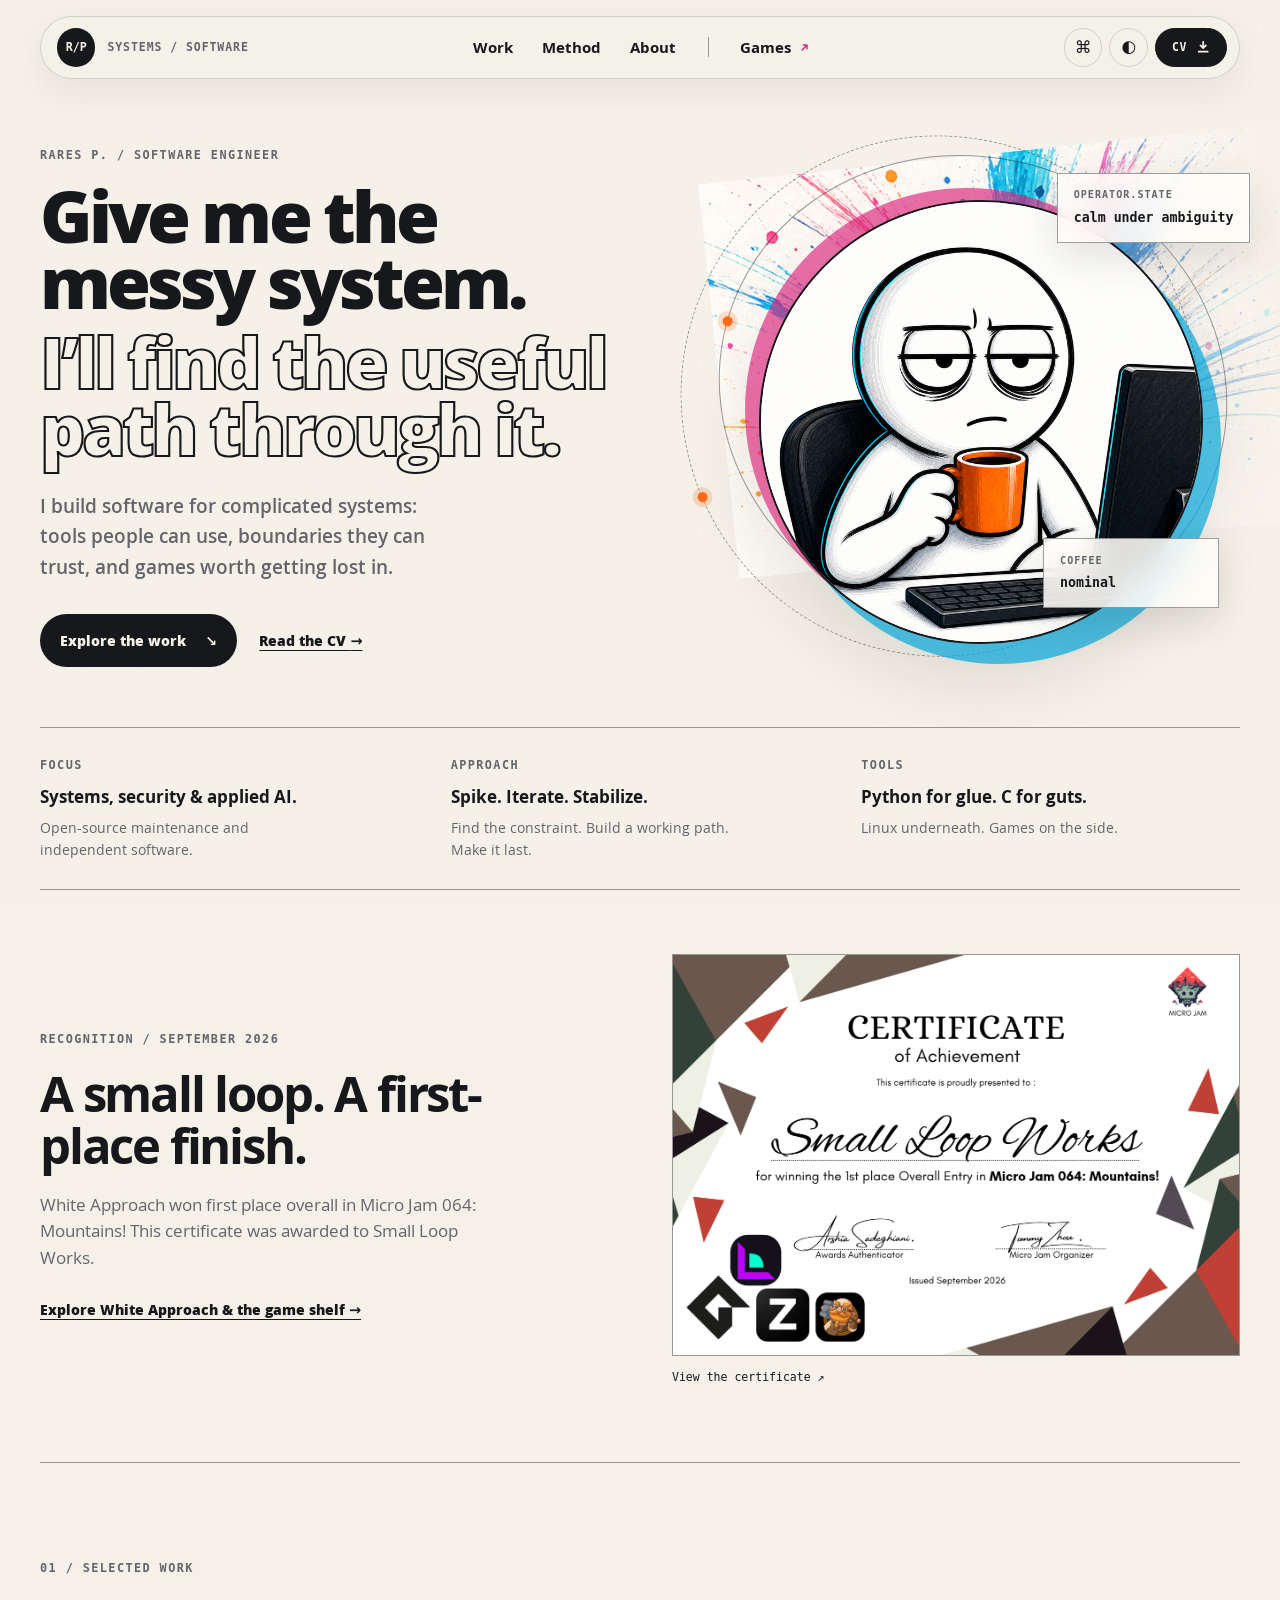
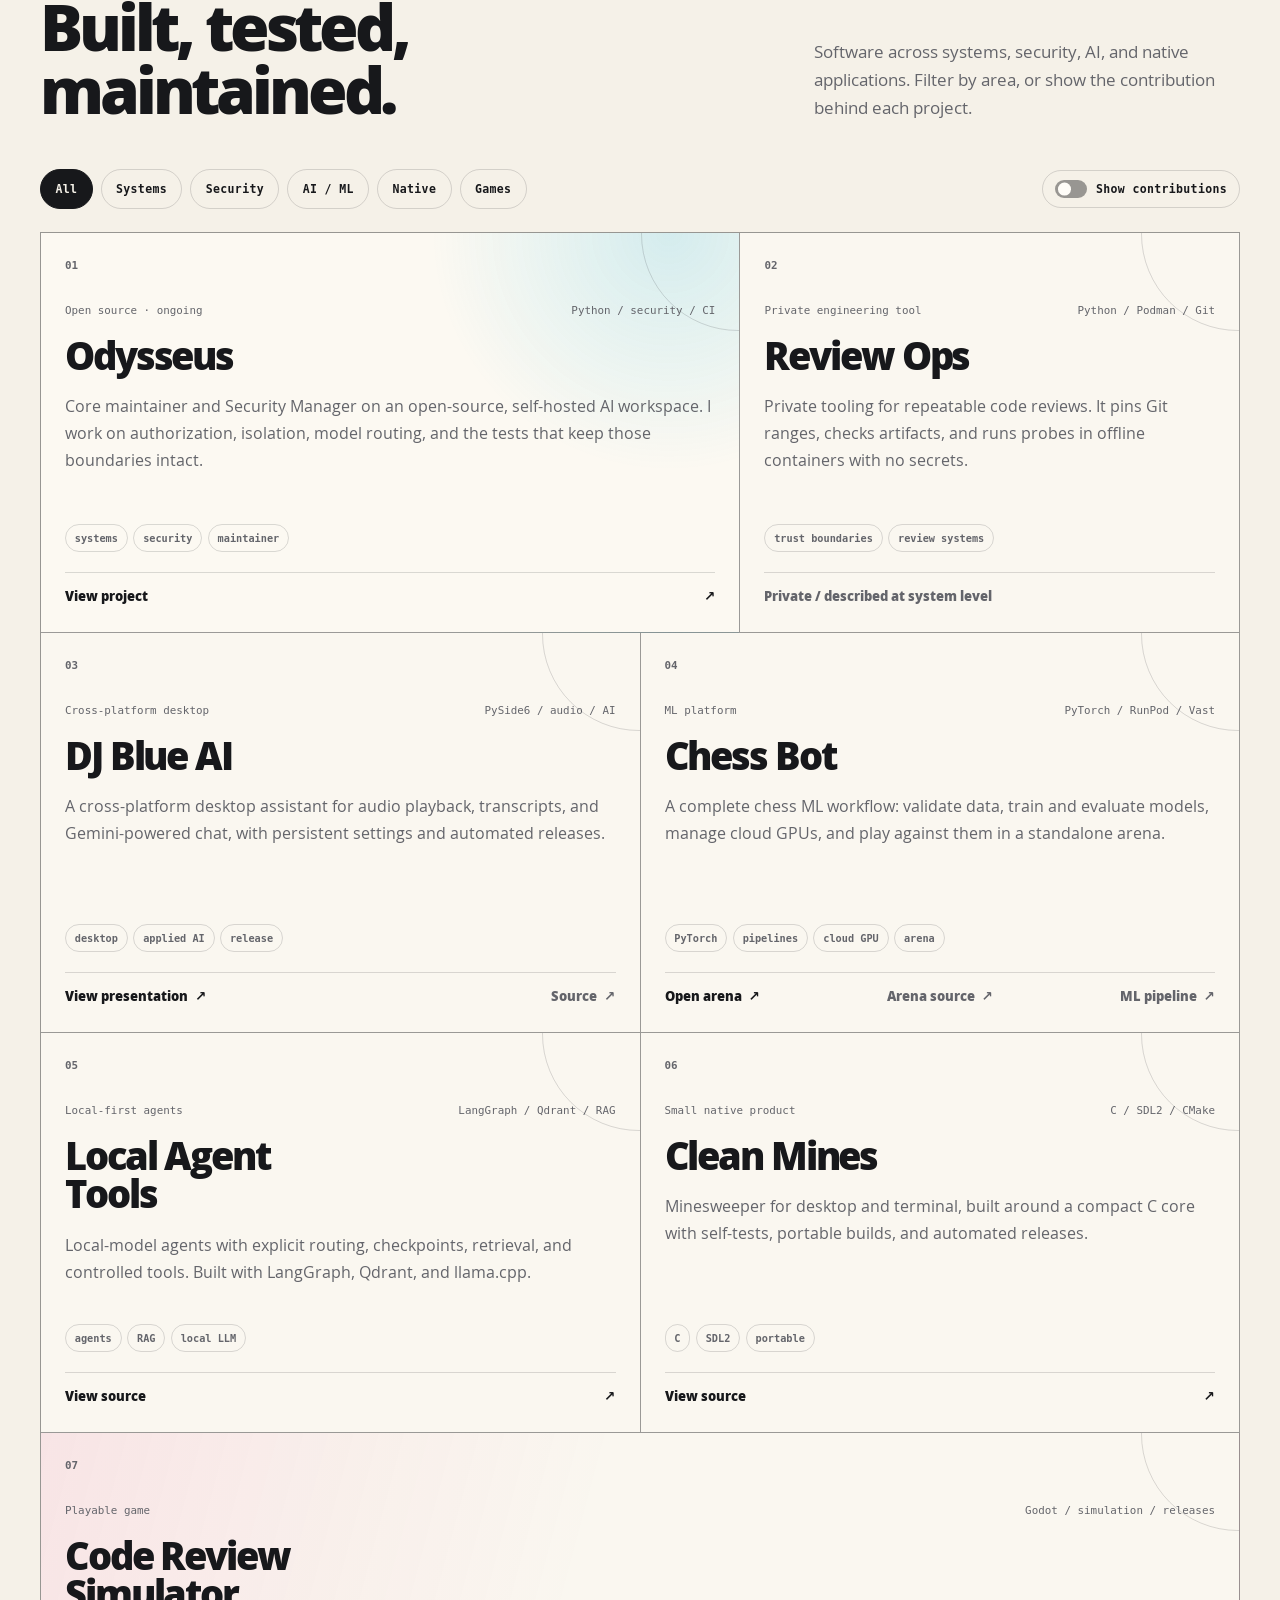
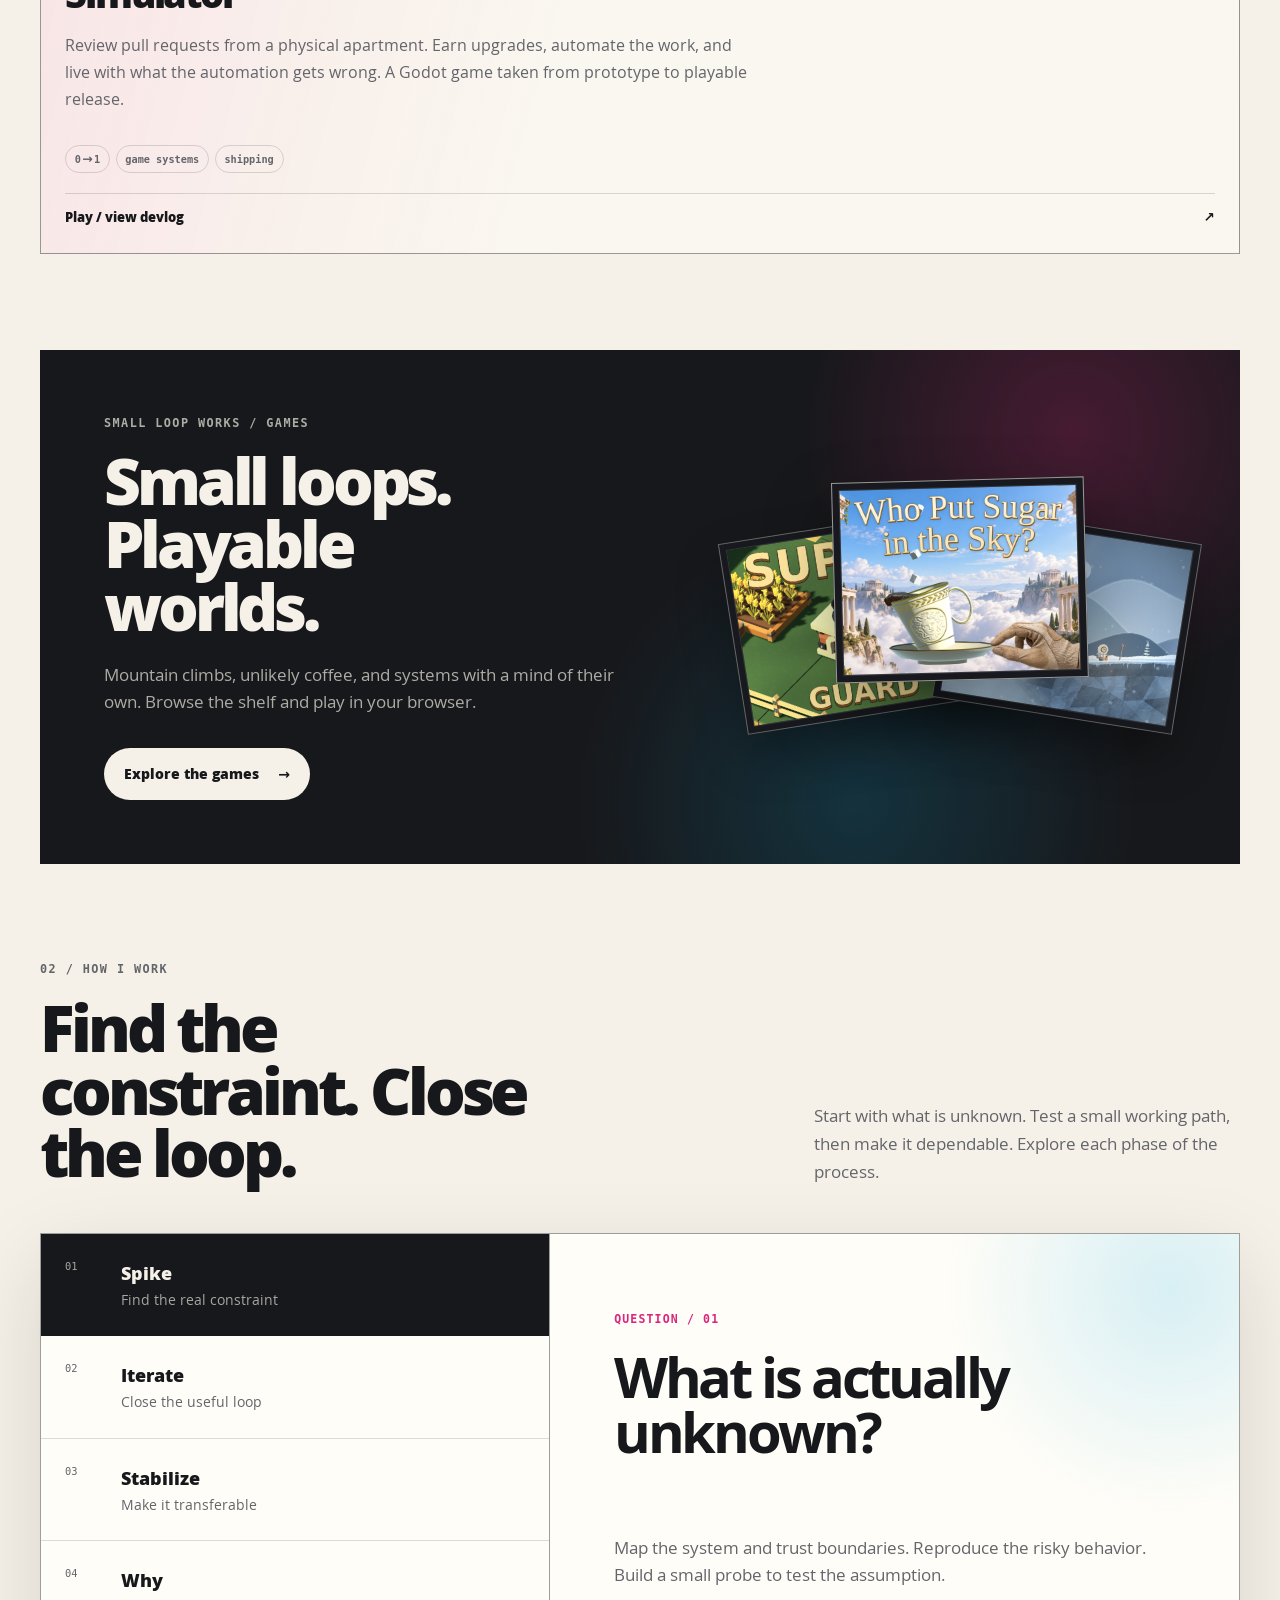
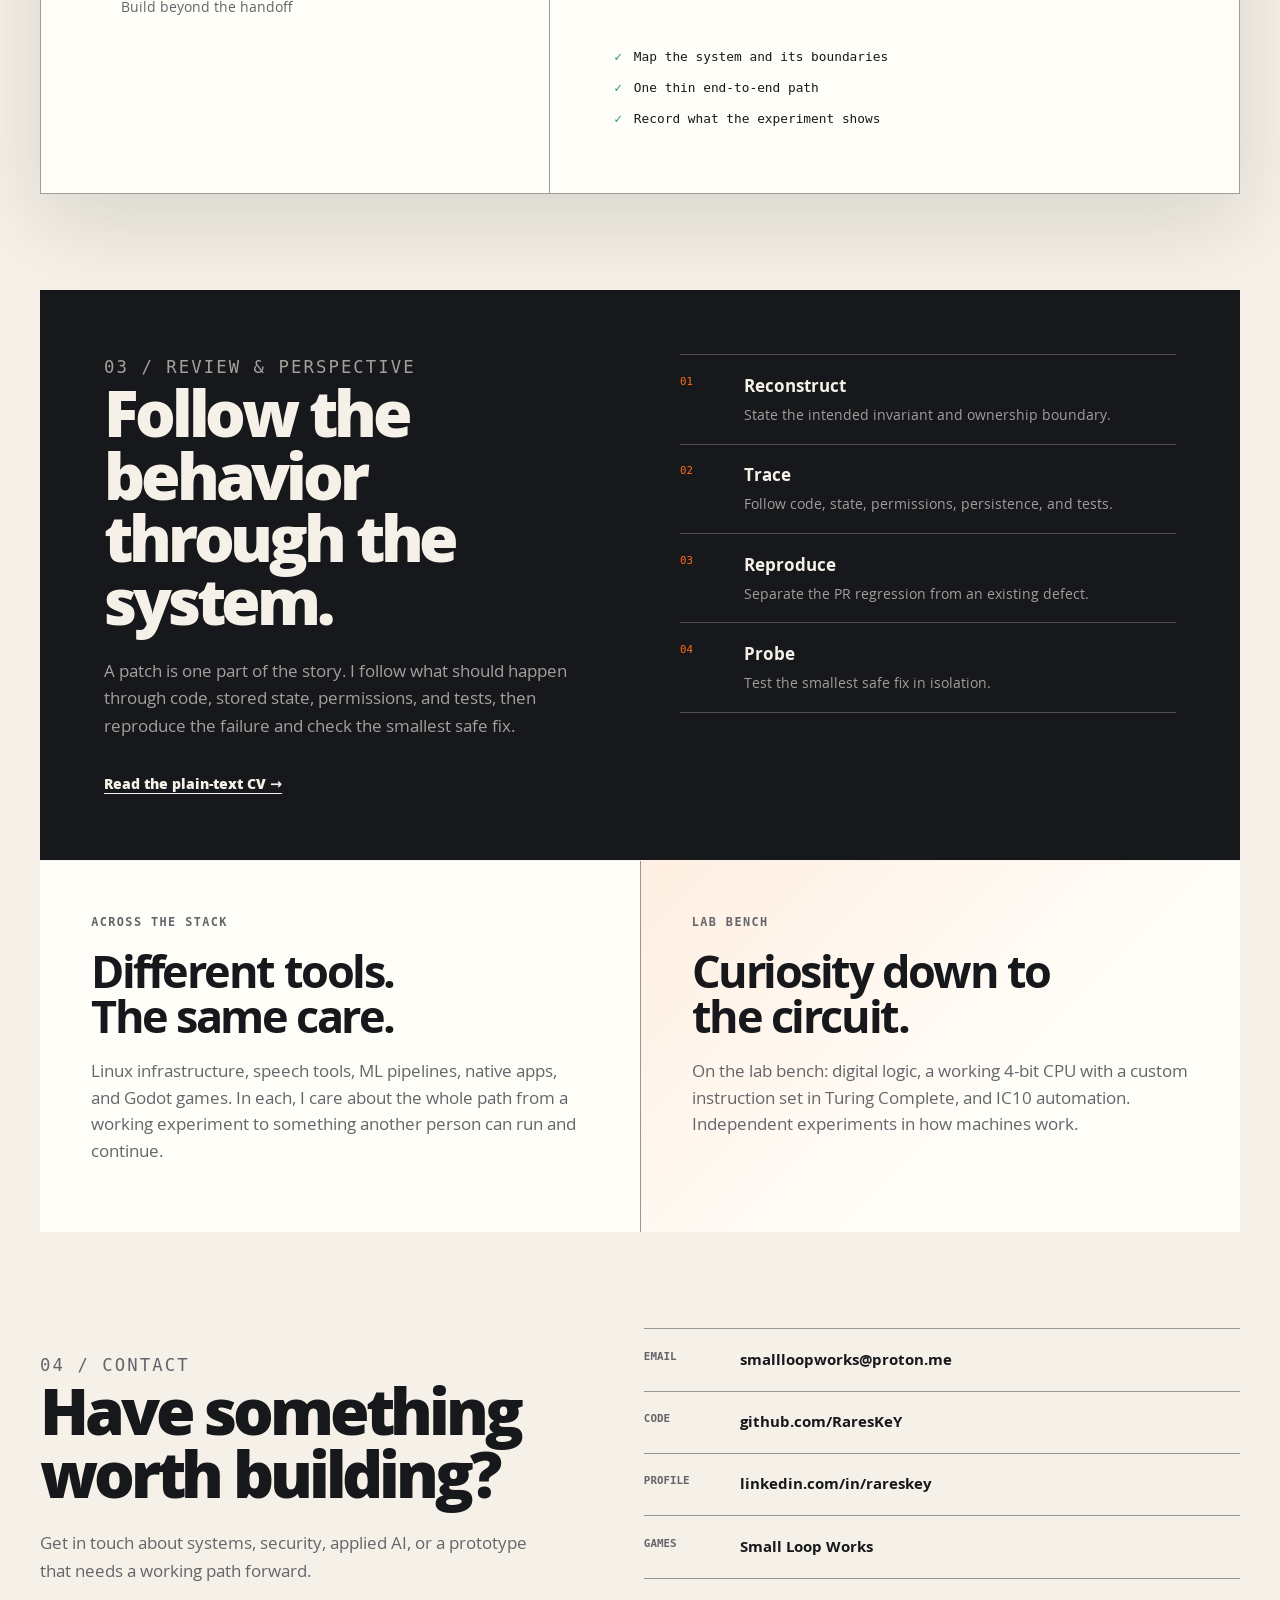
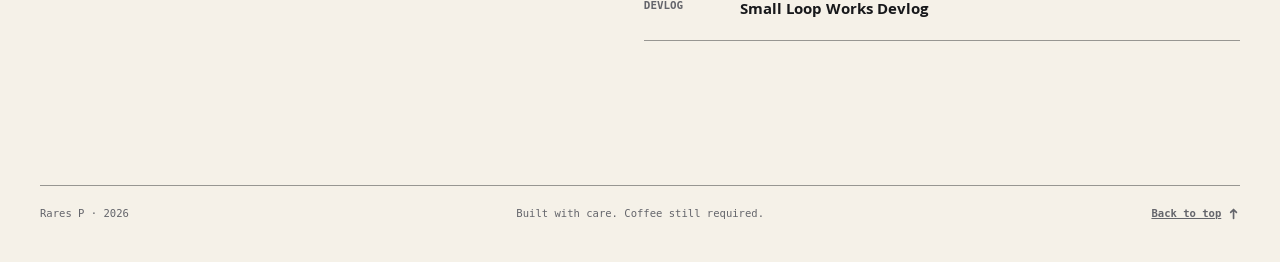
<file: site/index.html>
<!doctype html>
<html lang="en">
  <head>
    <meta charset="utf-8">
    <meta name="viewport" content="width=device-width, initial-scale=1">
    <meta name="description" content="Rares P. | Systems-oriented software engineer, open-source maintainer, security reviewer, applied AI builder, and indie game developer.">
    <meta name="color-scheme" content="light dark">
    <meta name="theme-color" content="#f5f1e8">
    <title>Rares P. | Systems, security & strange useful things</title>
    <link rel="canonical" href="https://rareskey.web.app/">
    <meta property="og:type" content="website">
    <meta property="og:url" content="https://rareskey.web.app/">
    <meta property="og:title" content="Rares P. | Systems, Software &amp; Security">
    <meta property="og:description" content="Systems-oriented software engineer, open-source maintainer, security reviewer, applied AI builder, and indie game developer.">
    <meta property="og:image" content="https://rareskey.web.app/assets/social-preview.png">
    <meta property="og:image:type" content="image/png">
    <meta property="og:image:width" content="1200">
    <meta property="og:image:height" content="627">
    <meta property="og:image:alt" content="Rares P. | Systems, Software &amp; Security, presented in the portfolio's cream, black, and orange visual style.">
    <meta name="twitter:card" content="summary_large_image">
    <meta name="twitter:title" content="Rares P. | Systems, Software &amp; Security">
    <meta name="twitter:description" content="Systems-oriented software engineer, open-source maintainer, security reviewer, applied AI builder, and indie game developer.">
    <meta name="twitter:image" content="https://rareskey.web.app/assets/social-preview.png">
    <meta name="twitter:image:alt" content="Rares P. | Systems, Software &amp; Security, presented in the portfolio's cream, black, and orange visual style.">
    <link rel="icon" type="image/x-icon" sizes="16x16 32x32 48x48 64x64" href="assets/favicon.ico?v=3">
    <link rel="icon" type="image/png" sizes="16x16" href="assets/favicon-16x16.png?v=3">
    <link rel="icon" type="image/png" sizes="32x32" href="assets/favicon-32x32.png?v=3">
    <link rel="apple-touch-icon" sizes="180x180" href="assets/apple-touch-icon.png">
    <script>
      (() => {
        const systemTheme = matchMedia("(prefers-color-scheme: dark)").matches
          ? "dark"
          : "light";
        let themeMode = "system";
        try {
          const savedMode = localStorage.getItem("portfolio-theme-mode");
          if (savedMode === "light" || savedMode === "dark") {
            themeMode = savedMode;
          }
        } catch {
          // System preference remains the fallback when storage is unavailable.
        }
        document.documentElement.dataset.themeMode = themeMode;
        document.documentElement.dataset.theme =
          themeMode === "system" ? systemTheme : themeMode;
        document.querySelector('meta[name="theme-color"]').content =
          document.documentElement.dataset.theme === "dark"
            ? "#111318"
            : "#f5f1e8";
      })();
    </script>
    <link rel="stylesheet" href="styles.css?v=20261003-certificates">
    <script src="script.js?v=20261002-polish2" defer></script>
  </head>
  <body>
    <a class="skip-link" href="#main">Skip to the work</a>

    <header class="site-header" data-reveal>
      <a class="wordmark" href="#top" aria-label="Rares P., home">
        <span class="wordmark-mark" aria-hidden="true">R/P</span>
        <span class="wordmark-copy">systems / software</span>
      </a>

      <nav class="desktop-nav" aria-label="Primary navigation">
        <a href="#work">Work</a>
        <a href="#method">Method</a>
        <a href="#about">About</a>
        <a class="nav-page-link" href="games.html" aria-label="Games, open separate page">
          Games
          <svg viewBox="0 0 16 16" fill="none" stroke="currentColor" stroke-width="1.8" stroke-linecap="round" stroke-linejoin="round" aria-hidden="true" focusable="false">
            <path d="M5 11 11 5m0 0H6.5M11 5v4.5"></path>
          </svg>
        </a>
      </nav>

      <div class="header-actions">
        <button class="icon-button command-trigger" type="button" aria-label="Open quick navigation" title="Quick navigation (Ctrl+K)">
          <span aria-hidden="true">⌘</span>
        </button>
        <button class="icon-button theme-toggle" type="button" aria-label="Switch to dark theme">
          <span class="theme-icon" aria-hidden="true"></span>
        </button>
        <a class="small-button" href="Rares-P-CV.pdf" download aria-label="Download CV as PDF">
          <span>CV</span>
          <svg class="download-icon" viewBox="0 0 16 16" fill="none" stroke="currentColor" stroke-width="2" stroke-linecap="round" stroke-linejoin="round" aria-hidden="true" focusable="false">
            <path d="M8 2v7m0 0 3-3M8 9 5 6M3 13h10"></path>
          </svg>
        </a>
      </div>
    </header>

    <main id="main">
      <section class="hero" id="top">
        <div class="hero-copy" data-reveal>
          <p class="eyebrow">Rares P. / Software engineer</p>
          <h1>
            Give me the messy system.
            <span>I’ll find the useful path through it.</span>
          </h1>
          <p class="hero-intro">
            I build software for complicated systems: tools people can use,
            boundaries they can trust, and games worth getting lost in.
          </p>
          <div class="hero-actions">
            <a class="primary-button" href="#work">Explore the work <span aria-hidden="true">↘</span></a>
            <a class="text-link" href="cv.html">Read the CV <span aria-hidden="true">→</span></a>
          </div>
        </div>

        <div class="hero-visual" data-reveal>
          <div class="splash" aria-hidden="true"></div>
          <div class="portrait-shell">
            <img src="assets/operator-profile.png" alt="Illustrated tired operator holding an orange coffee mug at a computer">
          </div>
          <div class="orbit orbit-one" aria-hidden="true"></div>
          <div class="orbit orbit-two" aria-hidden="true"></div>
          <div class="status-card status-card-top">
            <span class="status-label">operator.state</span>
            <strong>calm under ambiguity</strong>
          </div>
          <div class="status-card status-card-bottom">
            <span class="status-label">coffee</span>
            <strong>nominal</strong>
          </div>
        </div>
      </section>

      <section class="focus-summary" aria-label="Focus and working approach" data-reveal>
        <div><p class="eyebrow">Focus</p><p>Systems, security &amp; applied AI.</p><span>Open-source maintenance and independent software.</span></div>
        <div><p class="eyebrow">Approach</p><p>Spike. Iterate. Stabilize.</p><span>Find the constraint. Build a working path. Make it last.</span></div>
        <div><p class="eyebrow">Tools</p><p>Python for glue. C for guts.</p><span>Linux underneath. Games on the side.</span></div>
      </section>

      <section class="section certificate-showcase" id="certificates" aria-labelledby="certificate-title" data-reveal>
        <div class="certificate-copy">
          <p class="eyebrow">Recognition / September 2026</p>
          <h2 id="certificate-title">A small loop. A first-place finish.</h2>
          <p>White Approach won first place overall in Micro Jam 064: Mountains! This certificate was awarded to Small Loop Works.</p>
          <a class="text-link" href="games.html">Explore White Approach &amp; the game shelf <span aria-hidden="true">→</span></a>
        </div>
        <a class="certificate-image" href="assets/certificates/micro-jam-064.webp" target="_blank" rel="noreferrer" aria-label="View full-size Micro Jam 064 achievement certificate">
          <img src="assets/certificates/micro-jam-064.webp" width="1280" height="905" alt="Certificate awarded to Small Loop Works for first place Overall Entry in Micro Jam 064: Mountains!, issued September 2026">
          <span>View the certificate <span aria-hidden="true">↗</span></span>
        </a>
      </section>

      <section class="section work-section" id="work">
        <div class="section-heading" data-reveal>
          <div>
            <p class="eyebrow">01 / Selected work</p>
            <h2>Built, tested, maintained.</h2>
          </div>
          <p>
            Software across systems, security, AI, and native applications.
            Filter by area, or show the contribution behind each project.
          </p>
        </div>

        <div class="work-controls" data-reveal>
          <div class="filter-group" role="group" aria-label="Filter projects">
            <button class="filter-button is-active" type="button" data-filter="all" aria-pressed="true">All</button>
            <button class="filter-button" type="button" data-filter="systems" aria-pressed="false">Systems</button>
            <button class="filter-button" type="button" data-filter="security" aria-pressed="false">Security</button>
            <button class="filter-button" type="button" data-filter="ai" aria-pressed="false">AI / ML</button>
            <button class="filter-button" type="button" data-filter="native" aria-pressed="false">Native</button>
            <button class="filter-button" type="button" data-filter="games" aria-pressed="false">Games</button>
          </div>
          <button class="evidence-toggle" type="button" aria-pressed="false">
            <span class="toggle-track" aria-hidden="true"><span></span></span>
            Show contributions
          </button>
        </div>

        <div class="project-grid" aria-live="polite">
          <article class="project-card project-card-featured" data-tags="systems security" data-reveal>
            <div class="project-index">01</div>
            <div class="project-meta">
              <span>Open source · ongoing</span>
              <span>Python / security / CI</span>
            </div>
            <h3>Odysseus</h3>
            <p class="project-lede">
              Core maintainer and Security Manager on an open-source, self-hosted AI workspace. I work on authorization, isolation, model routing, and the tests that keep those boundaries intact.
            </p>
            <div class="evidence-panel">
              <p><strong>My contribution:</strong> reconstruct the invariant, trace it through code, state, tests, and authorization boundaries, reproduce the failure, then probe the smallest safe fix.</p>
            </div>
            <div class="tag-row">
              <span>systems</span><span>security</span><span>maintainer</span>
            </div>
            <a class="card-link" href="https://github.com/odysseus-dev/odysseus" target="_blank" rel="noreferrer">View project <span aria-hidden="true">↗</span></a>
          </article>

          <article class="project-card" data-tags="systems security" data-reveal>
            <div class="project-index">02</div>
            <div class="project-meta">
              <span>Private engineering tool</span>
              <span>Python / Podman / Git</span>
            </div>
            <h3>Review Ops</h3>
            <p class="project-lede">
              Private tooling for repeatable code reviews. It pins Git ranges, checks artifacts, and runs probes in offline containers with no secrets.
            </p>
            <div class="evidence-panel">
              <p><strong>My contribution:</strong> evidence-bound findings, bounded subprocesses, stale/duplicate guards, immutable probe inputs, and human-controlled publication.</p>
            </div>
            <div class="tag-row">
              <span>trust boundaries</span><span>review systems</span>
            </div>
            <span class="card-link card-link-muted">Private / described at system level</span>
          </article>

          <article class="project-card" data-tags="ai systems" data-reveal>
            <div class="project-index">03</div>
            <div class="project-meta">
              <span>Cross-platform desktop</span>
              <span>PySide6 / audio / AI</span>
            </div>
            <h3>DJ Blue AI</h3>
            <p class="project-lede">
              A cross-platform desktop assistant for audio playback, transcripts, and Gemini-powered chat, with persistent settings and automated releases.
            </p>
            <div class="evidence-panel">
              <p><strong>My contribution:</strong> brought UI, playback, transcription, configuration, packaging, documentation, and Linux/macOS/Windows release paths into one operable desktop product.</p>
            </div>
            <div class="tag-row">
              <span>desktop</span><span>applied AI</span><span>release</span>
            </div>
            <div class="card-actions">
              <a class="card-link" href="https://dj-blue.com/" target="_blank" rel="noreferrer">View presentation <span aria-hidden="true">↗</span></a>
              <a class="card-link card-link-secondary" href="https://github.com/RaresKeY/dj-blue-ai" target="_blank" rel="noreferrer">Source <span aria-hidden="true">↗</span></a>
            </div>
          </article>

          <article class="project-card" data-tags="ai systems" data-reveal>
            <div class="project-index">04</div>
            <div class="project-meta">
              <span>ML platform</span>
              <span>PyTorch / RunPod / Vast</span>
            </div>
            <h3>Chess Bot</h3>
            <p class="project-lede">
              A complete chess ML workflow: validate data, train and evaluate models, manage cloud GPUs, and play against them in a standalone arena.
            </p>
            <div class="evidence-panel">
              <p><strong>My contribution:</strong> connected data generation, training, evaluation, inference, UI, cloud execution, tests, committed behavior specifications, and a separate CPU demo deployment with draggable-board play.</p>
            </div>
            <div class="tag-row">
              <span>PyTorch</span><span>pipelines</span><span>cloud GPU</span><span>arena</span>
            </div>
            <div class="card-actions">
              <a class="card-link" href="https://chess-bot-arena.streamlit.app/" target="_blank" rel="noreferrer">Open arena <span aria-hidden="true">↗</span></a>
              <a class="card-link card-link-secondary" href="https://github.com/caffeine-lit/chess-bot-arena" target="_blank" rel="noreferrer">Arena source <span aria-hidden="true">↗</span></a>
              <a class="card-link card-link-secondary" href="https://github.com/RaresKeY/chess-bot" target="_blank" rel="noreferrer">ML pipeline <span aria-hidden="true">↗</span></a>
            </div>
          </article>

          <article class="project-card" data-tags="ai systems" data-reveal>
            <div class="project-index">05</div>
            <div class="project-meta">
              <span>Local-first agents</span>
              <span>LangGraph / Qdrant / RAG</span>
            </div>
            <h3>Local Agent Tools</h3>
            <p class="project-lede">
              Local-model agents with explicit routing, checkpoints, retrieval, and controlled tools. Built with LangGraph, Qdrant, and llama.cpp.
            </p>
            <div class="evidence-panel">
              <p><strong>My contribution:</strong> explored agent orchestration as an explicit state machine with local models and controlled tool boundaries rather than a chat wrapper.</p>
            </div>
            <div class="tag-row">
              <span>agents</span><span>RAG</span><span>local LLM</span>
            </div>
            <a class="card-link" href="https://github.com/RaresKeY/langgraph-pipeline-local-tools" target="_blank" rel="noreferrer">View source <span aria-hidden="true">↗</span></a>
          </article>

          <article class="project-card" data-tags="native systems" data-reveal>
            <div class="project-index">06</div>
            <div class="project-meta">
              <span>Small native product</span>
              <span>C / SDL2 / CMake</span>
            </div>
            <h3>Clean Mines</h3>
            <p class="project-lede">
              Minesweeper for desktop and terminal, built around a compact C core with self-tests, portable builds, and automated releases.
            </p>
            <div class="evidence-panel">
              <p><strong>My contribution:</strong> evidence that the “C for guts” part is real: deliberately small scope, explicit memory/runtime boundaries, and portable builds.</p>
            </div>
            <div class="tag-row">
              <span>C</span><span>SDL2</span><span>portable</span>
            </div>
            <a class="card-link" href="https://github.com/RaresKeY/clean-minesweeper-native" target="_blank" rel="noreferrer">View source <span aria-hidden="true">↗</span></a>
          </article>

          <article class="project-card project-card-wide" data-tags="games systems" data-reveal>
            <div class="project-index">07</div>
            <div class="project-meta">
              <span>Playable game</span>
              <span>Godot / simulation / releases</span>
            </div>
            <h3>Code Review Simulator</h3>
            <p class="project-lede">
              Review pull requests from a physical apartment. Earn upgrades, automate the work, and live with what the automation gets wrong. A Godot game taken from prototype to playable release.
            </p>
            <div class="evidence-panel">
              <p><strong>My contribution:</strong> gameplay systems, diegetic UI, performance work, cross-platform builds, release automation, screenshots, public devlogs, and a playable browser build.</p>
            </div>
            <div class="tag-row">
              <span class="zero-one-tag" aria-label="zero to one">0<span class="tag-arrow" aria-hidden="true">→</span>1</span><span>game systems</span><span>shipping</span>
            </div>
            <a class="card-link" href="https://smallloopworks.itch.io/code-review-simulator" target="_blank" rel="noreferrer">Play / view devlog <span aria-hidden="true">↗</span></a>
          </article>
        </div>
      </section>

      <section class="section games-gateway" id="games" data-reveal>
        <div class="games-gateway-copy">
          <p class="eyebrow">Small Loop Works / Games</p>
          <h2>Small loops. Playable worlds.</h2>
          <p>
            Mountain climbs, unlikely coffee, and systems with a mind of their own.
            Browse the shelf and play in your browser.
          </p>
          <a class="primary-button" href="games.html">Explore the games <span aria-hidden="true">→</span></a>
        </div>
        <div class="games-gateway-covers" aria-hidden="true">
          <span class="gateway-cover gateway-cover-one"><img src="assets/games/spill-the-divine.png" alt=""></span>
          <span class="gateway-cover gateway-cover-two"><img src="assets/games/supper-guard.png" alt=""></span>
          <span class="gateway-cover gateway-cover-three"><img src="assets/games/white-approach.png" alt=""></span>
        </div>
      </section>

      <section class="section method-section" id="method">
        <div class="section-heading" data-reveal>
          <div>
            <p class="eyebrow">02 / How I work</p>
            <h2>Find the constraint. Close the loop.</h2>
          </div>
          <p>
            Start with what is unknown. Test a small working path, then make it
            dependable. Explore each phase of the process.
          </p>
        </div>

        <div class="method-layout" data-reveal>
          <div class="phase-controls" role="tablist" aria-label="Build phases">
            <button id="phase-tab-spike" class="phase-button is-active" type="button" role="tab" aria-selected="true" aria-controls="phase-panel" data-phase="spike">
              <span>01</span>
              <strong>Spike</strong>
              <small>Find the real constraint</small>
            </button>
            <button id="phase-tab-iterate" class="phase-button" type="button" role="tab" aria-selected="false" aria-controls="phase-panel" data-phase="iterate">
              <span>02</span>
              <strong>Iterate</strong>
              <small>Close the useful loop</small>
            </button>
            <button id="phase-tab-stabilize" class="phase-button" type="button" role="tab" aria-selected="false" aria-controls="phase-panel" data-phase="stabilize">
              <span>03</span>
              <strong>Stabilize</strong>
              <small>Make it transferable</small>
            </button>
            <button id="phase-tab-why" class="phase-button" type="button" role="tab" aria-selected="false" aria-controls="phase-panel" data-phase="why">
              <span>04</span>
              <strong>Why</strong>
              <small>Build beyond the handoff</small>
            </button>
          </div>

          <div class="phase-panel" id="phase-panel" role="tabpanel" aria-labelledby="phase-tab-spike" tabindex="0">
            <img class="phase-emblem" id="phase-emblem" src="assets/why-33-flag.png" alt="" aria-hidden="true" hidden>
            <p class="phase-kicker" id="phase-kicker">question / 01</p>
            <h3 id="phase-title">What is actually unknown?</h3>
            <p id="phase-copy">
              Map the system and trust boundaries. Reproduce the risky behavior.
              Build a small probe to test the assumption.
            </p>
            <ul id="phase-list">
              <li>Map the system and its boundaries</li>
              <li>One thin end-to-end path</li>
              <li>Record what the experiment shows</li>
            </ul>
          </div>
        </div>
      </section>

      <section class="section review-section" id="about">
        <div class="review-card" data-reveal>
          <div class="review-copy">
            <p class="eyebrow">03 / Review &amp; perspective</p>
            <h2>Follow the behavior through the system.</h2>
            <p>
              A patch is one part of the story. I follow what should happen through
              code, stored state, permissions, and tests, then reproduce the failure
              and check the smallest safe fix.
            </p>
            <a class="text-link" href="static-cv.md">Read the plain-text CV <span aria-hidden="true">→</span></a>
          </div>
          <ol class="trace-list">
            <li><span>01</span><div><strong>Reconstruct</strong><p>State the intended invariant and ownership boundary.</p></div></li>
            <li><span>02</span><div><strong>Trace</strong><p>Follow code, state, permissions, persistence, and tests.</p></div></li>
            <li><span>03</span><div><strong>Reproduce</strong><p>Separate the PR regression from an existing defect.</p></div></li>
            <li><span>04</span><div><strong>Probe</strong><p>Test the smallest safe fix in isolation.</p></div></li>
          </ol>
        </div>

        <div class="about-grid">
          <article class="about-card" data-reveal>
            <p class="eyebrow">Across the stack</p>
            <h3>Different tools. The same care.</h3>
            <p>
              Linux infrastructure, speech tools, ML pipelines, native apps, and
              Godot games. In each, I care about the whole path from a working
              experiment to something another person can run and continue.
            </p>
          </article>
          <article class="about-card lab-card" data-reveal>
            <p class="eyebrow">Lab bench</p>
            <h3>Curiosity down to the circuit.</h3>
            <p>
              On the lab bench: digital logic, a working 4-bit CPU with a custom
              instruction set in Turing Complete, and IC10 automation. Independent
              experiments in how machines work.
            </p>
          </article>
        </div>
      </section>

      <section class="section contact-section" id="contact" data-reveal>
        <div>
          <p class="eyebrow">04 / Contact</p>
          <h2>Have something worth building?</h2>
          <p>
            Get in touch about systems, security, applied AI, or a prototype
            that needs a working path forward.
          </p>
        </div>
        <div class="contact-links">
          <a href="mailto:smallloopworks@proton.me"><span>Email</span><strong>smallloopworks@proton.me</strong></a>
          <a href="https://github.com/RaresKeY" target="_blank" rel="noreferrer"><span>Code</span><strong>github.com/RaresKeY</strong></a>
          <a href="https://www.linkedin.com/in/rareskey/" target="_blank" rel="noreferrer"><span>Profile</span><strong>linkedin.com/in/rareskey</strong></a>
          <a href="https://smallloopworks.itch.io/" target="_blank" rel="noreferrer"><span>Games</span><strong>Small Loop Works</strong></a>
          <a href="https://small-loop-devlog.web.app/" target="_blank" rel="noreferrer"><span>Devlog</span><strong>Small Loop Works Devlog</strong></a>
        </div>
      </section>
    </main>

    <footer class="site-footer">
      <p>Rares P · <span id="current-year">2026</span></p>
      <p>Built with care. Coffee still required.</p>
      <a href="#top">
        Back to top
        <svg class="top-arrow" viewBox="0 0 16 16" fill="none" stroke="currentColor" stroke-width="2" stroke-linecap="round" stroke-linejoin="round" aria-hidden="true" focusable="false">
          <path d="M8 14V3m0 0L4.5 6.5M8 3l3.5 3.5"></path>
        </svg>
      </a>
    </footer>

    <dialog class="command-dialog" aria-labelledby="command-title">
      <div class="command-header">
        <div>
          <span class="status-label">quick.nav</span>
          <h2 id="command-title">Where do you want to go?</h2>
        </div>
        <button class="dialog-close" type="button" aria-label="Close quick navigation">Esc</button>
      </div>
      <div class="command-links">
        <a href="#work"><span>01</span> Selected work <kbd>W</kbd></a>
        <a href="games.html"><span>↗</span> Game shelf <kbd>G</kbd></a>
        <a href="#method"><span>02</span> How I work <kbd>M</kbd></a>
        <a href="#about"><span>03</span> Review &amp; perspective <kbd>A</kbd></a>
        <a href="#contact"><span>04</span> Contact <kbd>C</kbd></a>
        <a href="cv.html"><span>↗</span> CV <kbd>V</kbd></a>
      </div>
      <p class="command-hint">Tip: press <kbd>Ctrl</kbd> + <kbd>K</kbd> from anywhere.</p>
    </dialog>
  </body>
</html>
</file>
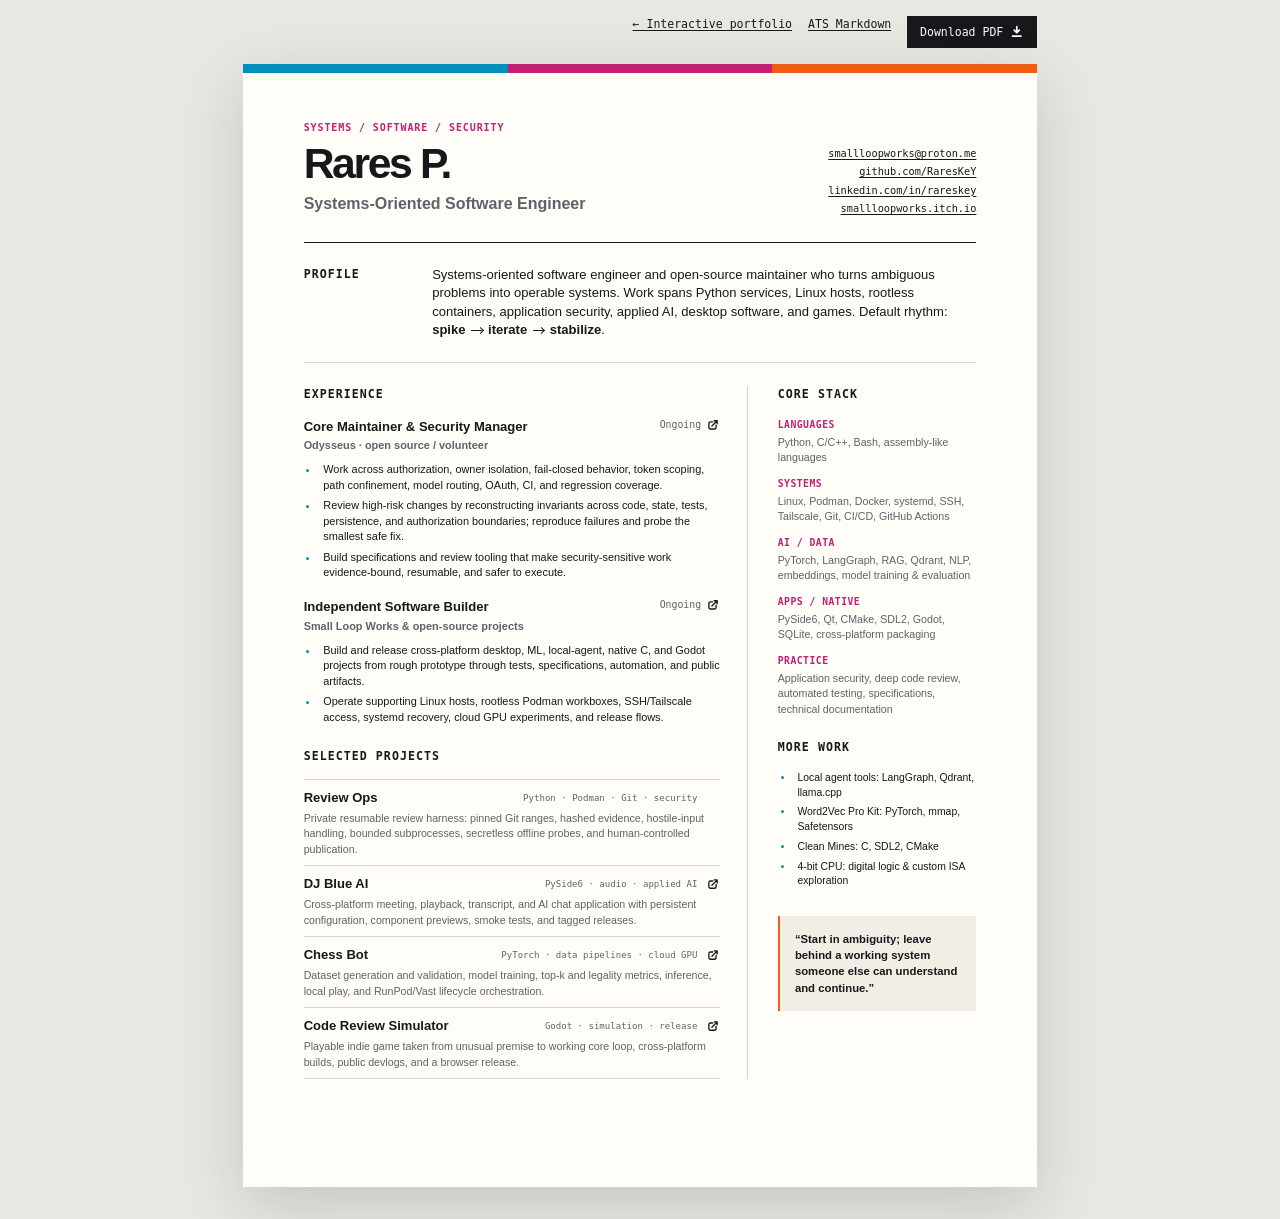
<file: site/cv.html>
<!doctype html>
<html lang="en">
  <head>
    <meta charset="utf-8">
    <meta name="viewport" content="width=device-width, initial-scale=1">
    <meta name="description" content="Static CV for Rares P., systems-oriented software engineer.">
    <title>Rares P. | CV</title>
    <link rel="icon" type="image/x-icon" sizes="16x16 32x32 48x48 64x64" href="assets/favicon.ico?v=3">
    <link rel="icon" type="image/png" sizes="16x16" href="assets/favicon-16x16.png?v=3">
    <link rel="icon" type="image/png" sizes="32x32" href="assets/favicon-32x32.png?v=3">
    <link rel="apple-touch-icon" sizes="180x180" href="assets/apple-touch-icon.png">
    <link rel="stylesheet" href="cv.css">
  </head>
  <body>
    <nav class="cv-actions" aria-label="CV actions">
      <a href="index.html">← Interactive portfolio</a>
      <a href="static-cv.md">ATS Markdown</a>
      <a class="download" href="Rares-P-CV.pdf" download>
        Download PDF
        <svg class="download-icon" viewBox="0 0 16 16" fill="none" stroke="currentColor" stroke-width="2" stroke-linecap="round" stroke-linejoin="round" aria-hidden="true" focusable="false">
          <path d="M8 2v7m0 0 3-3M8 9 5 6M3 13h10"></path>
        </svg>
      </a>
    </nav>

    <main class="cv-page">
      <div class="cv-accent-bar" aria-hidden="true">
        <span></span><span></span><span></span>
      </div>
      <header class="cv-header">
        <div>
          <p class="cv-kicker">Systems / software / security</p>
          <h1>Rares P.</h1>
          <p class="cv-title">Systems-Oriented Software Engineer</p>
        </div>
        <address>
          <a href="mailto:smallloopworks@proton.me">smallloopworks@proton.me</a>
          <a href="https://github.com/RaresKeY">github.com/RaresKeY</a>
          <a href="https://www.linkedin.com/in/rareskey/">linkedin.com/in/rareskey</a>
          <a href="https://smallloopworks.itch.io/">smallloopworks.itch.io</a>
        </address>
      </header>

      <section class="cv-summary">
        <h2>Profile</h2>
        <p>
          Systems-oriented software engineer and open-source maintainer who turns
          ambiguous problems into operable systems. Work spans Python services,
          Linux hosts, rootless containers, application security, applied AI,
          desktop software, and games. Default rhythm:
          <strong>spike <span class="flow-arrow" aria-hidden="true">→</span> iterate <span class="flow-arrow" aria-hidden="true">→</span> stabilize</strong>.
        </p>
      </section>

      <div class="cv-columns">
        <div class="cv-primary">
          <section>
            <h2>Experience</h2>
            <article class="cv-entry">
              <div class="entry-heading">
                <div>
                  <h3>Core Maintainer & Security Manager</h3>
                  <p>Odysseus · open source / volunteer</p>
                </div>
                <div class="entry-timing">
                  <span>Ongoing</span>
                  <a class="cv-link-icon" href="https://github.com/odysseus-dev/odysseus" target="_blank" rel="noreferrer" aria-label="Open the Odysseus repository">
                    <svg viewBox="0 0 16 16" fill="none" stroke="currentColor" stroke-width="1.8" stroke-linecap="round" stroke-linejoin="round" aria-hidden="true" focusable="false">
                      <path d="M9.5 2.5h4v4m0-4-7 7"></path>
                      <path d="M12 8.5v3a2 2 0 0 1-2 2H4.5a2 2 0 0 1-2-2V6a2 2 0 0 1 2-2h3"></path>
                    </svg>
                  </a>
                </div>
              </div>
              <ul>
                <li>Work across authorization, owner isolation, fail-closed behavior, token scoping, path confinement, model routing, OAuth, CI, and regression coverage.</li>
                <li>Review high-risk changes by reconstructing invariants across code, state, tests, persistence, and authorization boundaries; reproduce failures and probe the smallest safe fix.</li>
                <li>Build specifications and review tooling that make security-sensitive work evidence-bound, resumable, and safer to execute.</li>
              </ul>
            </article>

            <article class="cv-entry">
              <div class="entry-heading">
                <div>
                  <h3>Independent Software Builder</h3>
                  <p>Small Loop Works & open-source projects</p>
                </div>
                <div class="entry-timing">
                  <span>Ongoing</span>
                  <a class="cv-link-icon" href="https://github.com/RaresKeY" target="_blank" rel="noreferrer" aria-label="Open Rares P.'s GitHub profile">
                    <svg viewBox="0 0 16 16" fill="none" stroke="currentColor" stroke-width="1.8" stroke-linecap="round" stroke-linejoin="round" aria-hidden="true" focusable="false">
                      <path d="M9.5 2.5h4v4m0-4-7 7"></path>
                      <path d="M12 8.5v3a2 2 0 0 1-2 2H4.5a2 2 0 0 1-2-2V6a2 2 0 0 1 2-2h3"></path>
                    </svg>
                  </a>
                </div>
              </div>
              <ul>
                <li>Build and release cross-platform desktop, ML, local-agent, native C, and Godot projects from rough prototype through tests, specifications, automation, and public artifacts.</li>
                <li>Operate supporting Linux hosts, rootless Podman workboxes, SSH/Tailscale access, systemd recovery, cloud GPU experiments, and release flows.</li>
              </ul>
            </article>
          </section>

          <section>
            <h2>Selected projects</h2>
            <article class="project-entry">
              <div class="project-heading">
                <h3>Review Ops</h3>
                <span class="project-stack">Python · Podman · Git · security</span>
              </div>
              <p>Private resumable review harness: pinned Git ranges, hashed evidence, hostile-input handling, bounded subprocesses, secretless offline probes, and human-controlled publication.</p>
            </article>
            <article class="project-entry">
              <div class="project-heading">
                <h3>DJ Blue AI</h3>
                <span class="project-stack">PySide6 · audio · applied AI</span>
                <a class="cv-link-icon" href="https://dj-blue.com/" target="_blank" rel="noreferrer" aria-label="Open the DJ Blue AI presentation">
                  <svg viewBox="0 0 16 16" fill="none" stroke="currentColor" stroke-width="1.8" stroke-linecap="round" stroke-linejoin="round" aria-hidden="true" focusable="false">
                    <path d="M9.5 2.5h4v4m0-4-7 7"></path>
                    <path d="M12 8.5v3a2 2 0 0 1-2 2H4.5a2 2 0 0 1-2-2V6a2 2 0 0 1 2-2h3"></path>
                  </svg>
                </a>
              </div>
              <p>Cross-platform meeting, playback, transcript, and AI chat application with persistent configuration, component previews, smoke tests, and tagged releases.</p>
            </article>
            <article class="project-entry">
              <div class="project-heading">
                <h3>Chess Bot</h3>
                <span class="project-stack">PyTorch · data pipelines · cloud GPU</span>
                <a class="cv-link-icon" href="https://chess-bot-arena.streamlit.app/" target="_blank" rel="noreferrer" aria-label="Open the hosted Chess Bot arena">
                  <svg viewBox="0 0 16 16" fill="none" stroke="currentColor" stroke-width="1.8" stroke-linecap="round" stroke-linejoin="round" aria-hidden="true" focusable="false">
                    <path d="M9.5 2.5h4v4m0-4-7 7"></path>
                    <path d="M12 8.5v3a2 2 0 0 1-2 2H4.5a2 2 0 0 1-2-2V6a2 2 0 0 1 2-2h3"></path>
                  </svg>
                </a>
              </div>
              <p>Dataset generation and validation, model training, top-k and legality metrics, inference, local play, and RunPod/Vast lifecycle orchestration.</p>
            </article>
            <article class="project-entry">
              <div class="project-heading">
                <h3>Code Review Simulator</h3>
                <span class="project-stack">Godot · simulation · release</span>
                <a class="cv-link-icon" href="https://smallloopworks.itch.io/code-review-simulator" target="_blank" rel="noreferrer" aria-label="Open Code Review Simulator">
                  <svg viewBox="0 0 16 16" fill="none" stroke="currentColor" stroke-width="1.8" stroke-linecap="round" stroke-linejoin="round" aria-hidden="true" focusable="false">
                    <path d="M9.5 2.5h4v4m0-4-7 7"></path>
                    <path d="M12 8.5v3a2 2 0 0 1-2 2H4.5a2 2 0 0 1-2-2V6a2 2 0 0 1 2-2h3"></path>
                  </svg>
                </a>
              </div>
              <p>Playable indie game taken from unusual premise to working core loop, cross-platform builds, public devlogs, and a browser release.</p>
            </article>
          </section>
        </div>

        <aside class="cv-sidebar">
          <section>
            <h2>Core stack</h2>
            <div class="skill-block">
              <h3>Languages</h3>
              <p>Python, C/C++, Bash, assembly-like languages</p>
            </div>
            <div class="skill-block">
              <h3>Systems</h3>
              <p>Linux, Podman, Docker, systemd, SSH, Tailscale, Git, CI/CD, GitHub Actions</p>
            </div>
            <div class="skill-block">
              <h3>AI / data</h3>
              <p>PyTorch, LangGraph, RAG, Qdrant, NLP, embeddings, model training & evaluation</p>
            </div>
            <div class="skill-block">
              <h3>Apps / native</h3>
              <p>PySide6, Qt, CMake, SDL2, Godot, SQLite, cross-platform packaging</p>
            </div>
            <div class="skill-block">
              <h3>Practice</h3>
              <p>Application security, deep code review, automated testing, specifications, technical documentation</p>
            </div>
          </section>

          <section class="more-work">
            <h2>More work</h2>
            <ul>
              <li>Local agent tools: LangGraph, Qdrant, llama.cpp</li>
              <li>Word2Vec Pro Kit: PyTorch, mmap, Safetensors</li>
              <li>Clean Mines: C, SDL2, CMake</li>
              <li>4-bit CPU: digital logic & custom ISA exploration</li>
            </ul>
          </section>

          <blockquote>
            <p>“Start in ambiguity; leave behind a working system someone else can understand and continue.”</p>
          </blockquote>
        </aside>
      </div>
    </main>
  </body>
</html>
</file>
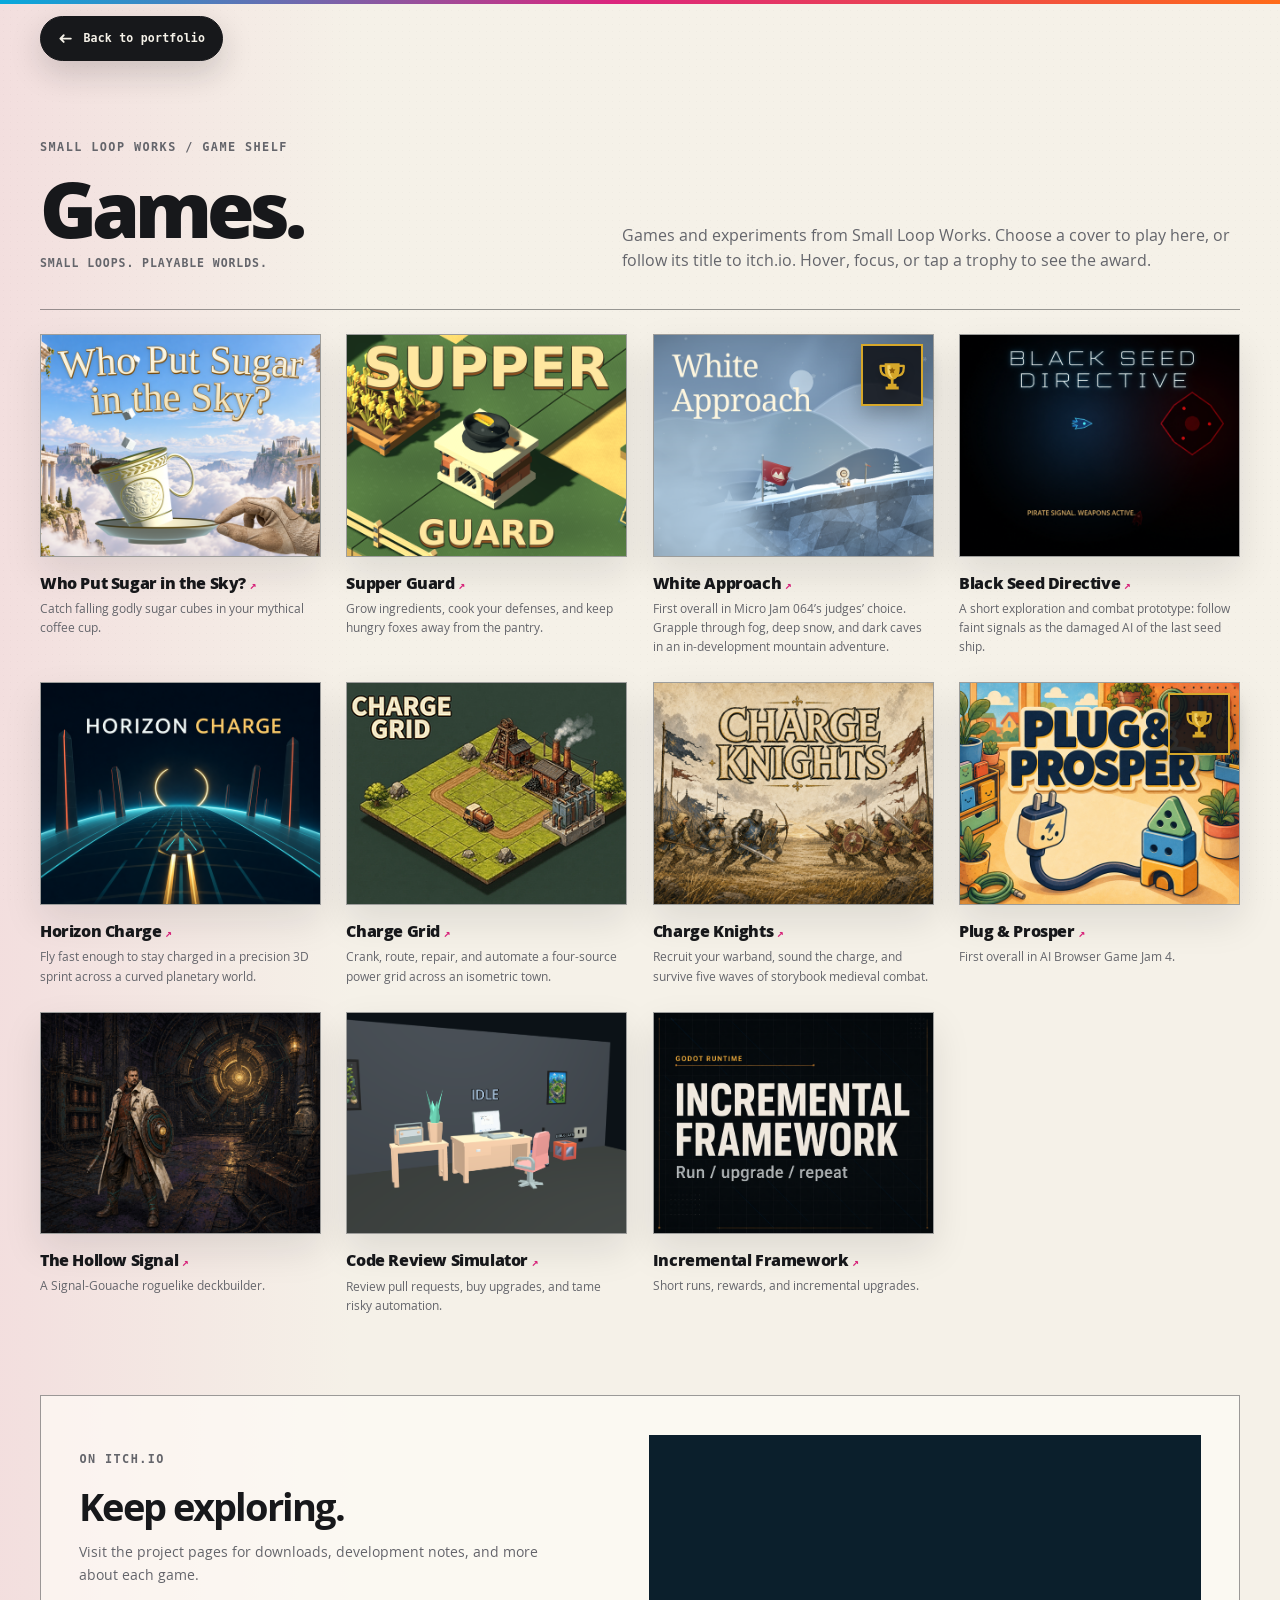
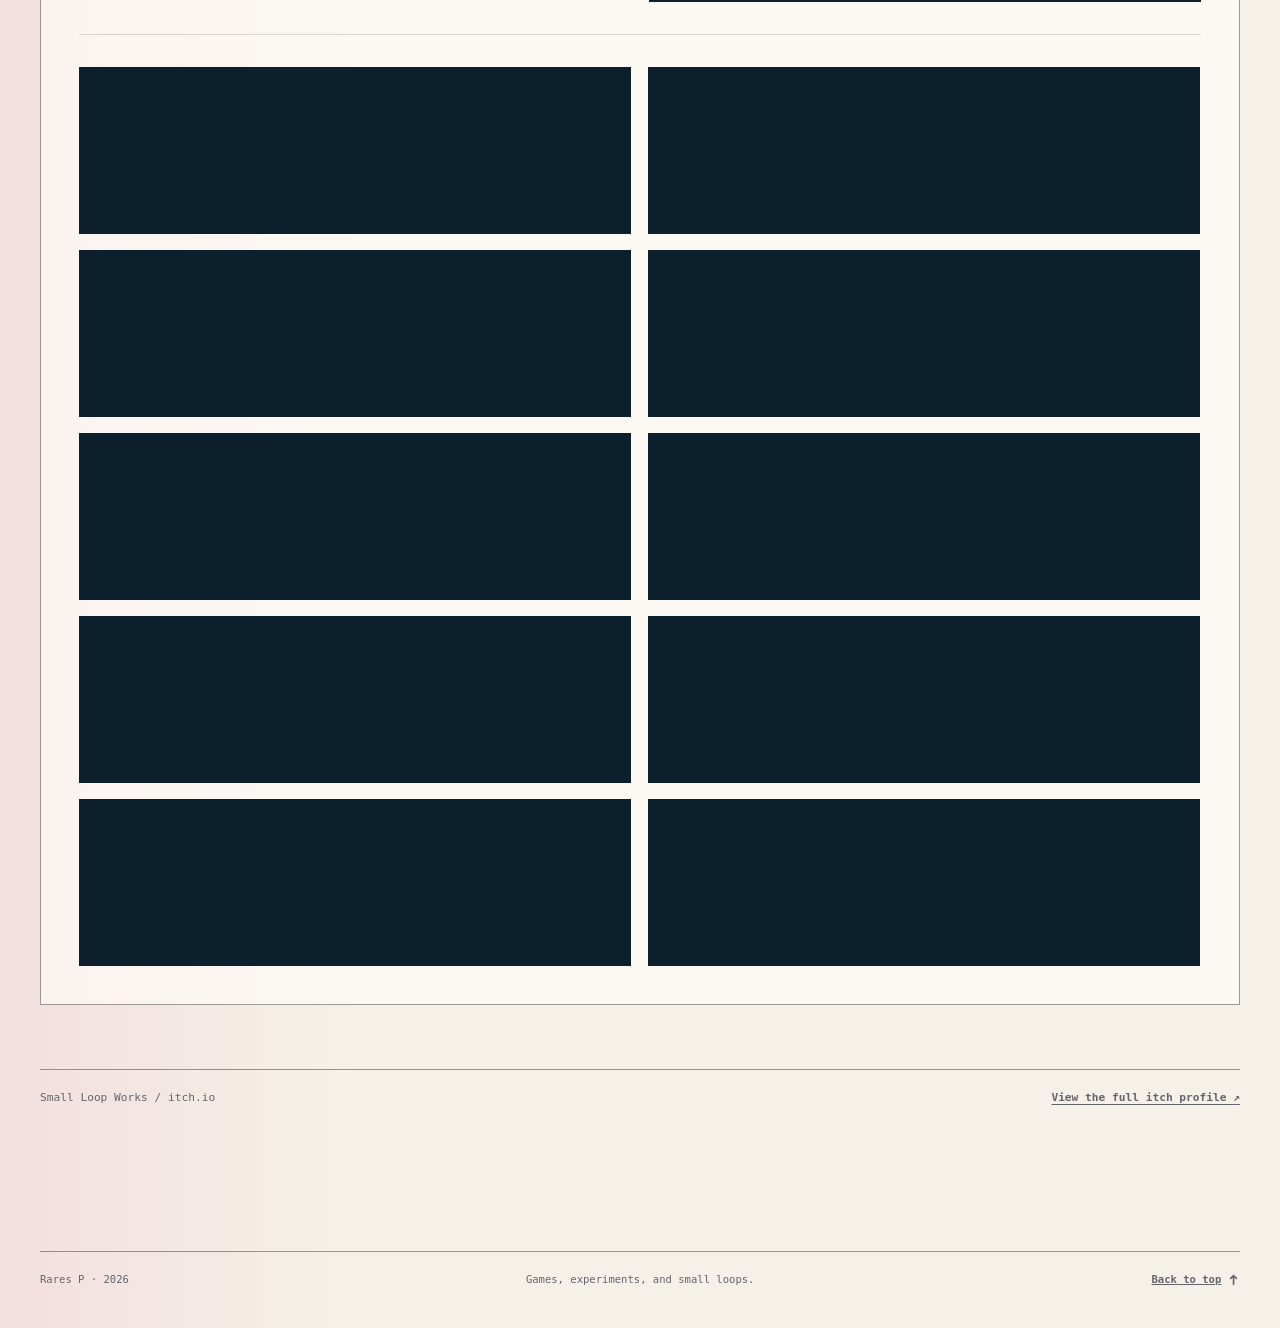
<file: site/games.html>
<!doctype html>
<html lang="en">
  <head>
    <meta charset="utf-8">
    <meta name="viewport" content="width=device-width, initial-scale=1">
    <meta name="description" content="A compact portfolio shelf for games and prototypes from Small Loop Works.">
    <meta name="color-scheme" content="light dark">
    <meta name="theme-color" content="#f5f1e8">
    <title>Games | Rares P.</title>
    <link rel="icon" type="image/x-icon" sizes="16x16 32x32 48x48 64x64" href="assets/favicon.ico?v=3">
    <link rel="icon" type="image/png" sizes="16x16" href="assets/favicon-16x16.png?v=3">
    <link rel="icon" type="image/png" sizes="32x32" href="assets/favicon-32x32.png?v=3">
    <link rel="apple-touch-icon" sizes="180x180" href="assets/apple-touch-icon.png">
    <script>
      (() => {
        const systemTheme = matchMedia("(prefers-color-scheme: dark)").matches
          ? "dark"
          : "light";
        let themeMode = "system";
        try {
          const savedMode = localStorage.getItem("portfolio-theme-mode");
          if (savedMode === "light" || savedMode === "dark") {
            themeMode = savedMode;
          }
        } catch {
          // System preference remains the fallback when storage is unavailable.
        }
        document.documentElement.dataset.themeMode = themeMode;
        document.documentElement.dataset.theme =
          themeMode === "system" ? systemTheme : themeMode;
        document.querySelector('meta[name="theme-color"]').content =
          document.documentElement.dataset.theme === "dark"
            ? "#111318"
            : "#f5f1e8";
      })();
    </script>
    <link rel="stylesheet" href="styles.css?v=20261003-certificates">
    <script src="script.js?v=20261002-polish2" defer></script>
  </head>
  <body class="games-page">
    <a class="skip-link" href="#games">Skip to the games</a>

    <header class="games-site-header" data-reveal>
      <a class="back-to-portfolio" href="index.html">
        <svg viewBox="0 0 16 16" fill="none" stroke="currentColor" stroke-width="2" stroke-linecap="round" stroke-linejoin="round" aria-hidden="true" focusable="false">
          <path d="M13.5 8h-11m0 0L6 4.5M2.5 8 6 11.5"></path>
        </svg>
        <span>Back to portfolio</span>
      </a>
    </header>

    <main class="games-page-main" id="games">
      <section class="games-page-hero" data-reveal>
        <div>
          <p class="eyebrow">Small Loop Works / Game shelf</p>
          <h1>Games.</h1>
          <p class="games-page-tagline">Small loops. Playable worlds.</p>
        </div>
        <p class="games-page-intro">
          Games and experiments from Small Loop Works. Choose a cover to play here,
          or follow its title to itch.io. Hover, focus, or tap a trophy to see the award.
        </p>
      </section>

      <section class="game-shelf" aria-label="Game shelf">
        <div class="game-grid">
          <article class="game-card" data-reveal>
            <button class="game-cover game-launch" type="button" data-game-title="Who Put Sugar in the Sky?" data-game-src="https://itch.io/embed-upload/19431982?color=3C3F45" data-game-width="640" data-game-height="382" data-game-page="https://smallloopworks.itch.io/spill-the-divine" aria-label="Play Who Put Sugar in the Sky? here">
              <img src="assets/games/spill-the-divine.png" alt="Who Put Sugar in the Sky? cover art showing a statue's hand holding a golden coffee cup beneath falling sugar cubes and temples in the clouds">
              <span class="game-cover-action"><span aria-hidden="true">▶</span> Play here</span>
            </button>
            <h2><a href="https://smallloopworks.itch.io/spill-the-divine" target="_blank" rel="noreferrer">Who Put Sugar in the Sky? <span aria-hidden="true">↗</span></a></h2>
            <p>Catch falling godly sugar cubes in your mythical coffee cup.</p>
          </article>

          <article class="game-card" data-reveal>
            <button class="game-cover game-launch" type="button" data-game-title="Supper Guard" data-game-src="https://itch.io/embed-upload/19415598?color=3C3F45" data-game-width="640" data-game-height="382" data-game-page="https://smallloopworks.itch.io/supper-guard" aria-label="Play Supper Guard here">
              <img src="assets/games/supper-guard.png" alt="Supper Guard cover art showing a pan of corn on an outdoor stove beside an isometric farm">
              <span class="game-cover-action"><span aria-hidden="true">▶</span> Play here</span>
            </button>
            <h2><a href="https://smallloopworks.itch.io/supper-guard" target="_blank" rel="noreferrer">Supper Guard <span aria-hidden="true">↗</span></a></h2>
            <p>Grow ingredients, cook your defenses, and keep hungry foxes away from the pantry.</p>
          </article>

          <article class="game-card" data-reveal>
            <div class="game-cover-shell">
              <button class="game-cover game-launch" type="button" data-game-title="White Approach" data-game-src="https://itch.io/embed-upload/19113756?color=3C3F45" data-game-width="960" data-game-height="622" data-game-page="https://smallloopworks.itch.io/white-approach" aria-label="Play White Approach here">
                <img src="assets/games/white-approach.png" alt="White Approach cover art showing a little climber beside a red flag on a snowy mountain ledge">
                <span class="game-cover-action"><span aria-hidden="true">▶</span> Play here</span>
              </button>
              <a class="game-award-badge" data-award-image="assets/certificates/micro-jam-064.webp" data-award-title="White Approach / Micro Jam 064" data-award-caption="First place overall · Certificate awarded to Small Loop Works, September 2026" data-award-alt="Micro Jam 064 first-place certificate awarded to Small Loop Works" href="assets/certificates/micro-jam-064.webp" target="_blank" rel="noreferrer" aria-label="Preview White Approach’s first-place Micro Jam 064 certificate" title="#1 overall in Micro Jam 064 judges' choice">
                <svg class="game-award-trophy" viewBox="0 0 160 160" aria-hidden="true" focusable="false">
                  <path class="trophy-handle" d="M51 39H29v9c0 21 12 34 31 35M109 39h22v9c0 21-12 34-31 35"></path>
                  <path class="trophy-cup" d="M47 28h66v26c0 27-14 46-33 46S47 81 47 54V28Z"></path>
                  <path class="trophy-highlight" d="M59 36h13v20c0 18 4 29 12 38-15-3-25-19-25-40V36Z"></path>
                  <path class="trophy-star" d="m80 45 4.5 9.1 10.1 1.5-7.3 7.1 1.7 10-9-4.8-9 4.8 1.7-10-7.3-7.1 10.1-1.5L80 45Z"></path>
                  <path class="trophy-stem" d="M74 96h12v22H74zM61 118h38v12H61zM51 130h58v13H51z"></path>
                </svg>
              </a>
            </div>
            <h2><a href="https://smallloopworks.itch.io/white-approach" target="_blank" rel="noreferrer">White Approach <span aria-hidden="true">↗</span></a></h2>
            <p>First overall in Micro Jam 064’s judges’ choice. Grapple through fog, deep snow, and dark caves in an in-development mountain adventure.</p>
          </article>

          <article class="game-card" data-reveal>
            <button class="game-cover game-launch" type="button" data-game-title="Black Seed Directive" data-game-src="https://itch.io/embed-upload/18654676?color=3C3F45" data-game-width="1152" data-game-height="670" data-game-page="https://smallloopworks.itch.io/black-seed-directive" aria-label="Play Black Seed Directive here">
              <img src="assets/games/black-seed-directive.png" alt="Black Seed Directive cover art showing a blue seed ship facing a red hostile signal in dark space">
              <span class="game-cover-action"><span aria-hidden="true">▶</span> Play here</span>
            </button>
            <h2><a href="https://smallloopworks.itch.io/black-seed-directive" target="_blank" rel="noreferrer">Black Seed Directive <span aria-hidden="true">↗</span></a></h2>
            <p>A short exploration and combat prototype: follow faint signals as the damaged AI of the last seed ship.</p>
          </article>

          <article class="game-card" data-reveal>
            <button class="game-cover game-launch" type="button" data-game-title="Horizon Charge" data-game-src="https://itch.io/embed-upload/18634180?color=3C3F45" data-game-width="960" data-game-height="562" data-game-page="https://smallloopworks.itch.io/horizon-charge" aria-label="Play Horizon Charge here">
              <img src="assets/games/horizon-charge.png" alt="Horizon Charge cover art showing a glowing spacecraft racing over a curved planetary track">
              <span class="game-cover-action"><span aria-hidden="true">▶</span> Play here</span>
            </button>
            <h2><a href="https://smallloopworks.itch.io/horizon-charge" target="_blank" rel="noreferrer">Horizon Charge <span aria-hidden="true">↗</span></a></h2>
            <p>Fly fast enough to stay charged in a precision 3D sprint across a curved planetary world.</p>
          </article>

          <article class="game-card" data-reveal>
            <button class="game-cover game-launch" type="button" data-game-title="Charge Grid" data-game-src="https://itch.io/embed-upload/18638138?color=3C3F45" data-game-width="1280" data-game-height="720" data-game-page="https://smallloopworks.itch.io/charge-grid" aria-label="Play Charge Grid here">
              <img src="assets/games/charge-grid.png" alt="Charge Grid cover art showing an isometric power network with a mine, factory, truck, and transformer station">
              <span class="game-cover-action"><span aria-hidden="true">▶</span> Play here</span>
            </button>
            <h2><a href="https://smallloopworks.itch.io/charge-grid" target="_blank" rel="noreferrer">Charge Grid <span aria-hidden="true">↗</span></a></h2>
            <p>Crank, route, repair, and automate a four-source power grid across an isometric town.</p>
          </article>

          <article class="game-card" data-reveal>
            <button class="game-cover game-launch" type="button" data-game-title="Charge Knights" data-game-src="https://itch.io/embed-upload/18634933?color=3C3F45" data-game-width="1152" data-game-height="648" data-game-page="https://smallloopworks.itch.io/charge-knights" aria-label="Play Charge Knights here">
              <img src="assets/games/charge-knights.png" alt="Charge Knights cover art showing two storybook medieval warbands charging across a battlefield">
              <span class="game-cover-action"><span aria-hidden="true">▶</span> Play here</span>
            </button>
            <h2><a href="https://smallloopworks.itch.io/charge-knights" target="_blank" rel="noreferrer">Charge Knights <span aria-hidden="true">↗</span></a></h2>
            <p>Recruit your warband, sound the charge, and survive five waves of storybook medieval combat.</p>
          </article>

          <article class="game-card" data-reveal>
            <div class="game-cover-shell">
              <button class="game-cover game-launch" type="button" data-game-title="Plug &amp; Prosper" data-game-src="https://itch.io/embed-upload/18635127?color=3C3F45" data-game-width="1280" data-game-height="720" data-game-page="https://smallloopworks.itch.io/plug-prosper" aria-label="Play Plug &amp; Prosper here">
                <img src="assets/games/plug-prosper.png" alt="Plug &amp; Prosper cover art with a smiling plug and a colorful stack of adapters in a cheerful workshop">
                <span class="game-cover-action"><span aria-hidden="true">▶</span> Play here</span>
              </button>
              <a class="game-award-badge" data-award-image="assets/certificates/plug-prosper-top-three.jpg" data-award-title="Plug &amp; Prosper / AI Browser Game Jam 4" data-award-caption="First overall · Top three itch.io results, captured 2 October 2026" data-award-alt="Actual itch.io Overall results showing Plug and Prosper first, AI2U second, and Technical Debt third" href="https://itch.io/jam/ai-jam-4/results" target="_blank" rel="noreferrer" aria-label="Preview Plug &amp; Prosper’s first-place AI Browser Game Jam 4 results" title="View the first-place jam result">
                <svg class="game-award-trophy" viewBox="0 0 160 160" aria-hidden="true" focusable="false">
                  <path class="trophy-handle" d="M51 39H29v9c0 21 12 34 31 35M109 39h22v9c0 21-12 34-31 35"></path>
                  <path class="trophy-cup" d="M47 28h66v26c0 27-14 46-33 46S47 81 47 54V28Z"></path>
                  <path class="trophy-highlight" d="M59 36h13v20c0 18 4 29 12 38-15-3-25-19-25-40V36Z"></path>
                  <path class="trophy-star" d="m80 45 4.5 9.1 10.1 1.5-7.3 7.1 1.7 10-9-4.8-9 4.8 1.7-10-7.3-7.1 10.1-1.5L80 45Z"></path>
                  <path class="trophy-stem" d="M74 96h12v22H74zM61 118h38v12H61zM51 130h58v13H51z"></path>
                </svg>
              </a>
            </div>
            <h2><a href="https://smallloopworks.itch.io/plug-prosper" target="_blank" rel="noreferrer">Plug &amp; Prosper <span aria-hidden="true">↗</span></a></h2>
            <p>First overall in AI Browser Game Jam 4.</p>
          </article>

          <article class="game-card" data-reveal>
            <button class="game-cover game-launch" type="button" data-game-title="The Hollow Signal" data-game-src="https://itch.io/embed-upload/18607354?color=3C3F45" data-game-width="1152" data-game-height="670" data-game-page="https://smallloopworks.itch.io/the-hollow-signal" aria-label="Play The Hollow Signal here">
              <img src="assets/games/the-hollow-signal.png" alt="The Hollow Signal cover art showing a lone traveler before a glowing mechanical tunnel">
              <span class="game-cover-action"><span aria-hidden="true">▶</span> Play here</span>
            </button>
            <h2><a href="https://smallloopworks.itch.io/the-hollow-signal" target="_blank" rel="noreferrer">The Hollow Signal <span aria-hidden="true">↗</span></a></h2>
            <p>A Signal-Gouache roguelike deckbuilder.</p>
          </article>

          <article class="game-card" data-reveal>
            <a class="game-cover" href="https://smallloopworks.itch.io/code-review-simulator" target="_blank" rel="noreferrer" aria-label="Open Code Review Simulator on itch.io">
              <img src="assets/games/code-review-simulator.png" alt="Code Review Simulator cover art showing an in-game apartment workspace">
            </a>
            <h2><a href="https://smallloopworks.itch.io/code-review-simulator" target="_blank" rel="noreferrer">Code Review Simulator <span aria-hidden="true">↗</span></a></h2>
            <p>Review pull requests, buy upgrades, and tame risky automation.</p>
          </article>

          <article class="game-card" data-reveal>
            <button class="game-cover game-launch" type="button" data-game-title="Incremental Framework" data-game-src="https://itch.io/embed-upload/17612233?color=3C3F45" data-game-width="1280" data-game-height="742" data-game-page="https://smallloopworks.itch.io/incremental-framework" aria-label="Play Incremental Framework here">
              <img src="assets/games/incremental-framework.png" alt="Incremental Framework cover with bold title lettering on a dark technical grid">
              <span class="game-cover-action"><span aria-hidden="true">▶</span> Play here</span>
            </button>
            <h2><a href="https://smallloopworks.itch.io/incremental-framework" target="_blank" rel="noreferrer">Incremental Framework <span aria-hidden="true">↗</span></a></h2>
            <p>Short runs, rewards, and incremental upgrades.</p>
          </article>

        </div>

        <section class="itch-widget-trial" aria-labelledby="itch-widget-title" data-reveal>
          <div class="itch-widget-lead">
            <div>
              <p class="eyebrow">On itch.io</p>
              <h2 id="itch-widget-title">Keep exploring.</h2>
              <p>
                Visit the project pages for downloads, development notes,
                and more about each game.
              </p>
            </div>
            <iframe class="itch-project-widget" frameborder="0" src="https://itch.io/embed/4852636?bg_color=0B1F2C&amp;fg_color=E7F8F5&amp;link_color=57D6D1&amp;border_color=364250" width="552" height="167" loading="lazy" title="Horizon Charge itch.io project widget"><a href="https://smallloopworks.itch.io/horizon-charge">Horizon Charge by Small Loop Works</a></iframe>
          </div>
          <div class="itch-widget-grid" aria-label="More compact itch.io game listings">
            <iframe class="itch-project-widget" frameborder="0" src="https://itch.io/embed/5062726?bg_color=F5ECD9&amp;fg_color=3B3027&amp;link_color=946323&amp;border_color=CBB98B" width="552" height="167" loading="lazy" title="Who Put Sugar in the Sky? itch.io project widget"><a href="https://smallloopworks.itch.io/spill-the-divine">Who Put Sugar in the Sky? by Small Loop Works</a></iframe>
            <iframe class="itch-project-widget" frameborder="0" src="https://itch.io/embed/5056129?bg_color=203C20&amp;fg_color=FFF1C7&amp;link_color=F2BC43&amp;border_color=4C6940" width="552" height="167" loading="lazy" title="Supper Guard itch.io project widget"><a href="https://smallloopworks.itch.io/supper-guard">Supper Guard by Small Loop Works</a></iframe>
            <iframe class="itch-project-widget" frameborder="0" src="https://itch.io/embed/4976010?bg_color=253B4E&amp;fg_color=F5F1E8&amp;link_color=B5D9EE&amp;border_color=5D7D97" width="552" height="167" loading="lazy" title="White Approach itch.io project widget"><a href="https://smallloopworks.itch.io/white-approach">White Approach by Small Loop Works</a></iframe>
            <iframe class="itch-project-widget" frameborder="0" src="https://itch.io/embed/4858054?bg_color=0B1118&amp;fg_color=E7F8F5&amp;link_color=5BCBF0&amp;border_color=283E50" width="552" height="167" loading="lazy" title="Black Seed Directive itch.io project widget"><a href="https://smallloopworks.itch.io/black-seed-directive">Black Seed Directive by Small Loop Works</a></iframe>
            <iframe class="itch-project-widget" frameborder="0" src="https://itch.io/embed/4852602?bg_color=14271F&amp;fg_color=FFF1C7&amp;link_color=F2BC43&amp;border_color=355848" width="552" height="167" loading="lazy" title="Charge Grid itch.io project widget"><a href="https://smallloopworks.itch.io/charge-grid">Charge Grid by Small Loop Works</a></iframe>
            <iframe class="itch-project-widget" frameborder="0" src="https://itch.io/embed/4852614?bg_color=D2BC8F&amp;fg_color=2A2118&amp;link_color=8E3F35&amp;border_color=ddc798" width="552" height="167" loading="lazy" title="Charge Knights itch.io project widget"><a href="https://smallloopworks.itch.io/charge-knights">Charge Knights by Small Loop Works</a></iframe>
            <iframe class="itch-project-widget" frameborder="0" src="https://itch.io/embed/4852654?bg_color=17243A&amp;fg_color=FFF3D5&amp;link_color=B83E55&amp;border_color=4795c5" width="552" height="167" loading="lazy" title="Plug &amp; Prosper itch.io project widget"><a href="https://smallloopworks.itch.io/plug-prosper">Plug &amp; Prosper by Small Loop Works</a></iframe>
            <iframe class="itch-project-widget" frameborder="0" src="https://itch.io/embed/4846145?bg_color=171522&amp;fg_color=e8ddc5&amp;link_color=5fbdb8&amp;border_color=3c3a42" width="552" height="167" loading="lazy" title="The Hollow Signal itch.io project widget"><a href="https://smallloopworks.itch.io/the-hollow-signal">The Hollow Signal by Small Loop Works</a></iframe>
            <iframe class="itch-project-widget" frameborder="0" src="https://itch.io/embed/4621067?bg_color=191D21&amp;fg_color=F0F3F4&amp;link_color=66C6BB&amp;border_color=3e4348" width="552" height="167" loading="lazy" title="Code Review Simulator itch.io project widget"><a href="https://smallloopworks.itch.io/code-review-simulator">Code Review Simulator by Small Loop Works</a></iframe>
            <iframe class="itch-project-widget" frameborder="0" src="https://itch.io/embed/4594815?bg_color=172326&amp;fg_color=f2efe6&amp;link_color=f5c84c&amp;border_color=3f4547" width="552" height="167" loading="lazy" title="Incremental Framework itch.io project widget"><a href="https://smallloopworks.itch.io/incremental-framework">Incremental Framework by Small Loop Works</a></iframe>
          </div>
        </section>

        <div class="games-page-note" data-reveal>
          <span>Small Loop Works / itch.io</span>
          <a href="https://smallloopworks.itch.io/" target="_blank" rel="noreferrer">View the full itch profile <span aria-hidden="true">↗</span></a>
        </div>
      </section>
    </main>

    <div class="award-preview" id="award-preview" popover="auto" role="dialog" aria-labelledby="award-preview-title">
      <div class="award-preview-header">
        <h2 id="award-preview-title">Award</h2>
        <button class="award-preview-close" type="button" aria-label="Close award preview">×</button>
      </div>
      <img class="award-preview-image" src="assets/certificates/micro-jam-064.webp" alt="">
      <p class="award-preview-caption"></p>
      <div class="award-preview-links">
        <a class="award-preview-full" href="assets/certificates/micro-jam-064.webp" target="_blank" rel="noreferrer">View full-size image ↗</a>
        <a class="award-preview-source" href="https://itch.io/jam/ai-jam-4/results" target="_blank" rel="noreferrer">View itch.io results ↗</a>
      </div>
    </div>

    <dialog class="game-player-dialog" aria-labelledby="game-player-title">
      <div class="game-player-shell">
        <div class="game-player-stage">
          <div class="game-player-panel">
            <header class="game-player-toolbar">
              <div>
                <span class="status-label">playing from itch.io</span>
                <h2 id="game-player-title">Game</h2>
              </div>
              <div class="game-player-actions">
                <a class="game-player-itch-link" href="https://smallloopworks.itch.io/" target="_blank" rel="noreferrer">Open on itch.io <span aria-hidden="true">↗</span></a>
                <button class="game-player-icon game-player-fullscreen" type="button" aria-label="Enter fullscreen" title="Enter fullscreen">
                  <svg viewBox="0 0 18 18" fill="none" stroke="currentColor" stroke-width="1.8" stroke-linecap="round" stroke-linejoin="round" aria-hidden="true" focusable="false">
                    <path d="M3 7V3h4M11 3h4v4M15 11v4h-4M7 15H3v-4"></path>
                  </svg>
                </button>
                <button class="game-player-icon game-player-close" type="button" aria-label="Close game" title="Close game">
                  <svg viewBox="0 0 18 18" fill="none" stroke="currentColor" stroke-width="1.8" stroke-linecap="round" aria-hidden="true" focusable="false">
                    <path d="m4 4 10 10M14 4 4 14"></path>
                  </svg>
                </button>
              </div>
            </header>
            <div class="game-player-viewport">
              <iframe class="game-player-frame" title="Embedded game" allow="autoplay; fullscreen; gamepad; cross-origin-isolated" allowfullscreen></iframe>
            </div>
          </div>
          <p class="game-player-hint">Click outside the game or press Esc to close.</p>
        </div>
      </div>
    </dialog>

    <footer class="site-footer">
      <p>Rares P · <span id="current-year">2026</span></p>
      <p>Games, experiments, and small loops.</p>
      <a href="#games">
        Back to top
        <svg class="top-arrow" viewBox="0 0 16 16" fill="none" stroke="currentColor" stroke-width="2" stroke-linecap="round" stroke-linejoin="round" aria-hidden="true" focusable="false">
          <path d="M8 14V3m0 0L4.5 6.5M8 3l3.5 3.5"></path>
        </svg>
      </a>
    </footer>
  </body>
</html>
</file>
<file: site/styles.css>
@font-face {
  font-family: "Open Sans Portfolio";
  font-style: normal;
  font-weight: 400;
  font-display: swap;
  src: url("assets/fonts/open-sans-regular.woff") format("woff");
}

@font-face {
  font-family: "Open Sans Portfolio";
  font-style: normal;
  font-weight: 600;
  font-display: swap;
  src: url("assets/fonts/open-sans-semibold.woff") format("woff");
}

@font-face {
  font-family: "Open Sans Portfolio";
  font-style: normal;
  font-weight: 700;
  font-display: swap;
  src: url("assets/fonts/open-sans-bold.woff") format("woff");
}

@font-face {
  font-family: "Open Sans Portfolio";
  font-style: normal;
  font-weight: 800;
  font-display: swap;
  src: url("assets/fonts/open-sans-extrabold.woff") format("woff");
}

:root {
  color-scheme: light dark;
  --paper: #f5f1e8;
  --paper-strong: #fffdf8;
  --ink: #17181b;
  --muted: #64656b;
  --line: rgba(23, 24, 27, 0.15);
  --line-strong: rgba(23, 24, 27, 0.42);
  --cyan: #08a9dc;
  --blue: #2855d9;
  --magenta: #dc257d;
  --orange: #ff6b18;
  --green: #1d966c;
  --shadow: 0 28px 80px rgba(26, 24, 20, 0.13);
  --radius: 1.3rem;
  --mono: "Noto Sans Mono", "DejaVu Sans Mono", ui-monospace, monospace;
  --sans: "Open Sans Portfolio", "Open Sans", "Noto Sans", Inter, ui-sans-serif, system-ui, sans-serif;
  --max: 1200px;
}

html[data-theme="light"] {
  color-scheme: light;
}

html[data-theme="dark"] {
  color-scheme: dark;
  --paper: #111318;
  --paper-strong: #191c22;
  --ink: #f6f2e9;
  --muted: #abaeb6;
  --line: rgba(255, 255, 255, 0.13);
  --line-strong: rgba(255, 255, 255, 0.36);
  --cyan: #41c7ef;
  --blue: #718cf5;
  --magenta: #ff5ba6;
  --orange: #ff843f;
  --green: #62d2a8;
  --shadow: 0 28px 90px rgba(0, 0, 0, 0.35);
}

* {
  box-sizing: border-box;
}

html {
  scroll-behavior: smooth;
  scroll-padding-top: 7rem;
  overflow-x: hidden;
}

body {
  margin: 0;
  background: var(--paper);
  color: var(--ink);
  font-family: var(--sans);
  font-size: 1.04rem;
  font-weight: 480;
  line-height: 1.6;
  overflow-x: hidden;
  transition: background-color 180ms ease, color 180ms ease;
}

@supports (overflow: clip) {
  html,
  body,
  main {
    overflow-x: clip;
  }
}

body::before {
  position: fixed;
  inset: 0;
  z-index: -1;
  background-image: radial-gradient(rgba(23, 24, 27, 0.06) 0.65px, transparent 0.65px);
  background-size: 7px 7px;
  content: "";
  opacity: 0.35;
  pointer-events: none;
}

html[data-theme="dark"] body::before {
  background-image: radial-gradient(rgba(255, 255, 255, 0.08) 0.65px, transparent 0.65px);
}

a {
  color: inherit;
}

button,
a {
  -webkit-tap-highlight-color: transparent;
}

button {
  color: inherit;
  font: inherit;
}

button:focus-visible,
a:focus-visible {
  outline: 3px solid var(--cyan);
  outline-offset: 4px;
}

.skip-link {
  position: fixed;
  top: 0.75rem;
  left: 0.75rem;
  z-index: 100;
  padding: 0.7rem 1rem;
  background: var(--ink);
  color: var(--paper);
  font-family: var(--mono);
  font-size: 0.8rem;
  transform: translateY(-160%);
  transition: transform 160ms ease;
}

.skip-link:focus {
  transform: translateY(0);
}

.site-header {
  position: sticky;
  top: 0;
  z-index: 30;
  display: grid;
  grid-template-columns: 1fr auto 1fr;
  align-items: center;
  width: min(calc(100% - 2rem), var(--max));
  margin: 1rem auto 0;
  padding: 0.7rem 0.75rem 0.7rem 1rem;
  border: 1px solid var(--line);
  border-radius: 999px;
  background: color-mix(in srgb, var(--paper) 82%, transparent);
  box-shadow: 0 12px 40px rgba(23, 24, 27, 0.07);
  backdrop-filter: blur(18px);
}

.wordmark {
  display: inline-flex;
  align-items: center;
  gap: 0.75rem;
  width: max-content;
  text-decoration: none;
}

.wordmark-mark {
  display: grid;
  width: 2.4rem;
  height: 2.4rem;
  place-items: center;
  border-radius: 50%;
  background: var(--ink);
  color: var(--paper);
  font-family: var(--mono);
  font-size: 0.73rem;
  font-weight: 800;
}

.wordmark-copy {
  color: var(--muted);
  font-family: var(--mono);
  font-size: 0.72rem;
  font-weight: 700;
  letter-spacing: 0.08em;
  text-transform: uppercase;
}

.desktop-nav {
  display: flex;
  align-items: center;
  gap: 1.8rem;
}

.desktop-nav a {
  position: relative;
  font-size: 0.92rem;
  font-weight: 650;
  text-decoration: none;
}

.desktop-nav a::after {
  position: absolute;
  right: 0;
  bottom: -0.25rem;
  left: 0;
  height: 1px;
  background: var(--ink);
  content: "";
  transform: scaleX(0);
  transform-origin: right;
  transition: transform 160ms ease;
}

.desktop-nav a:hover::after {
  transform: scaleX(1);
  transform-origin: left;
}

.desktop-nav .nav-page-link {
  display: inline-flex;
  gap: 0.42rem;
  align-items: center;
  margin-left: 0.2rem;
  padding-left: 2rem;
}

.desktop-nav .nav-page-link::after {
  left: 2rem;
}

.desktop-nav .nav-page-link::before {
  position: absolute;
  top: 50%;
  left: 0;
  width: 1px;
  height: 1.25rem;
  background: var(--line-strong);
  content: "";
  transform: translateY(-50%);
}

.nav-page-link svg {
  width: 0.82rem;
  height: 0.82rem;
  flex: 0 0 auto;
  color: var(--magenta);
}

.header-actions {
  display: flex;
  justify-content: flex-end;
  align-items: center;
  gap: 0.45rem;
}

.theme-icon {
  display: grid;
  line-height: 1;
  place-items: center;
  transform: translateY(-0.06rem);
}

.theme-icon::before {
  content: "◐";
}

html[data-theme="dark"] .theme-icon {
  transform: none;
}

html[data-theme="dark"] .theme-icon::before {
  content: "☼";
}

.icon-button,
.small-button {
  display: inline-grid;
  min-width: 2.4rem;
  height: 2.4rem;
  place-items: center;
  border: 1px solid var(--line);
  border-radius: 999px;
  background: transparent;
  cursor: pointer;
  text-decoration: none;
  transition: transform 160ms ease, border-color 160ms ease, background-color 160ms ease;
}

.icon-button:hover,
.small-button:hover {
  border-color: var(--line-strong);
  transform: translateY(-2px);
}

.small-button {
  display: inline-flex;
  gap: 0.55rem;
  align-items: center;
  padding: 0 1rem;
  border-color: var(--ink);
  background: var(--ink);
  color: var(--paper);
  font-family: var(--mono);
  font-size: 0.72rem;
  font-weight: 800;
  letter-spacing: 0.04em;
}

.download-icon {
  width: 0.9rem;
  height: 0.9rem;
  flex: 0 0 auto;
}

.section,
.hero,
.site-footer {
  width: min(calc(100% - 2.5rem), var(--max));
  margin-inline: auto;
}

.hero {
  display: grid;
  grid-template-columns: minmax(0, 1.08fr) minmax(23rem, 0.92fr);
  gap: 4rem;
  align-items: center;
  min-height: 37rem;
  padding: 3.5rem 0 3rem;
}

.hero-copy {
  position: relative;
  z-index: 2;
  min-width: 0;
}

.eyebrow {
  margin: 0 0 1.1rem;
  color: var(--muted);
  font-family: var(--mono);
  font-size: 0.74rem;
  font-weight: 800;
  letter-spacing: 0.12em;
  text-transform: uppercase;
}

.hero h1 {
  max-width: 14ch;
  margin: 0;
  font-size: clamp(3rem, 5.55vw, 6rem);
  font-weight: 800;
  letter-spacing: -0.055em;
  line-height: 0.94;
}

.hero h1 span {
  display: block;
  margin-top: 0.18em;
  color: transparent;
  -webkit-text-stroke: 2.15px var(--ink);
}

.hero-intro {
  max-width: 38ch;
  margin: 1.75rem 0 0;
  color: var(--muted);
  font-size: clamp(1.08rem, 1.45vw, 1.3rem);
  font-weight: 520;
  line-height: 1.65;
}

.hero-actions {
  display: flex;
  flex-wrap: wrap;
  align-items: center;
  gap: 1.4rem;
  margin-top: 2rem;
}

.primary-button {
  display: inline-flex;
  align-items: center;
  gap: 1.2rem;
  padding: 0.95rem 1.25rem;
  border-radius: 999px;
  background: var(--ink);
  color: var(--paper);
  font-size: 0.88rem;
  font-weight: 800;
  text-decoration: none;
  transition: transform 180ms ease, box-shadow 180ms ease;
}

.primary-button:hover {
  box-shadow: 0 12px 30px rgba(23, 24, 27, 0.18);
  transform: translateY(-3px);
}

.text-link {
  font-size: 0.9rem;
  font-weight: 800;
  text-decoration-thickness: 1px;
  text-underline-offset: 0.28em;
}

.hero-visual {
  position: relative;
  min-height: 34rem;
  isolation: isolate;
}

.splash {
  position: absolute;
  inset: 3% -18% auto 0;
  z-index: -3;
  height: 73%;
  background: url("assets/operator-splash.png") left center / cover no-repeat;
  filter: saturate(1.05) contrast(1.03);
  mask-image: linear-gradient(90deg, #000 55%, transparent 100%);
  opacity: 0.95;
  transform: rotate(-6deg);
}

html[data-theme="dark"] .splash {
  filter: saturate(1.05) contrast(1.03);
  mix-blend-mode: screen;
  opacity: 0.72;
}

.portrait-shell {
  position: absolute;
  top: 12%;
  left: 8%;
  width: min(85%, 30rem);
  aspect-ratio: 1;
  overflow: hidden;
  border: 2px solid var(--ink);
  border-radius: 50%;
  background: #fffdf8;
  box-shadow:
    18px 20px 0 color-mix(in srgb, var(--cyan) 70%, transparent),
    -14px -12px 0 color-mix(in srgb, var(--magenta) 65%, transparent),
    var(--shadow);
}

.portrait-shell img {
  display: block;
  width: 100%;
  height: 100%;
  object-fit: cover;
}

.orbit {
  position: absolute;
  z-index: -2;
  border: 1px solid var(--line-strong);
  border-radius: 50%;
}

.orbit::after {
  position: absolute;
  top: 50%;
  left: -0.3rem;
  width: 0.6rem;
  height: 0.6rem;
  border-radius: 50%;
  background: var(--orange);
  content: "";
  box-shadow: 0 0 0 5px color-mix(in srgb, var(--orange) 20%, transparent);
}

.orbit-one {
  inset: 4% 2% 10% 0;
  transform: rotate(17deg);
}

.orbit-two {
  inset: 0 8% 4% -7%;
  border-style: dashed;
  transform: rotate(-22deg);
}

.status-card {
  position: absolute;
  display: flex;
  min-width: 11rem;
  flex-direction: column;
  gap: 0.2rem;
  padding: 0.85rem 1rem;
  border: 1px solid var(--line-strong);
  background: color-mix(in srgb, var(--paper-strong) 87%, transparent);
  box-shadow: 0 14px 40px rgba(23, 24, 27, 0.12);
  backdrop-filter: blur(14px);
}

.status-card-top {
  top: 7%;
  right: -2%;
}

.status-card-bottom {
  right: 4%;
  bottom: 13%;
}

.status-label {
  color: var(--muted);
  font-family: var(--mono);
  font-size: 0.63rem;
  font-weight: 800;
  letter-spacing: 0.1em;
  text-transform: uppercase;
}

.status-card strong {
  font-family: var(--mono);
  font-size: 0.83rem;
}

.status-card-bottom strong span {
  color: var(--green);
}

.section {
  padding: 6rem 0 0;
}

.section-heading {
  display: grid;
  grid-template-columns: minmax(0, 1.25fr) minmax(18rem, 0.75fr);
  gap: 4rem;
  align-items: end;
  margin-bottom: 3rem;
}

.section-heading h2,
.review-copy h2,
.contact-section h2 {
  max-width: 13ch;
  margin: 0;
  font-size: clamp(2.6rem, 5vw, 5.4rem);
  font-weight: 760;
  letter-spacing: -0.065em;
  line-height: 0.98;
}

.section-heading > p,
.review-copy > p,
.contact-section > div > p {
  margin: 0;
  color: var(--muted);
  font-size: 1.08rem;
  font-weight: 500;
}

.work-controls {
  display: flex;
  justify-content: space-between;
  align-items: center;
  gap: 1rem;
  margin-bottom: 1.4rem;
}

.filter-group {
  display: flex;
  flex-wrap: wrap;
  gap: 0.5rem;
}

.filter-button,
.evidence-toggle {
  border: 1px solid var(--line);
  border-radius: 999px;
  background: transparent;
  cursor: pointer;
  font-family: var(--mono);
  font-size: 0.72rem;
  font-weight: 800;
  letter-spacing: 0.03em;
  transition: border-color 150ms ease, background-color 150ms ease, color 150ms ease, transform 150ms ease;
}

.filter-button {
  display: inline-flex;
  align-items: center;
  justify-content: center;
  min-height: 2.5rem;
  padding: 0 0.9rem;
  line-height: 1;
}

.filter-button:hover,
.evidence-toggle:hover {
  border-color: var(--line-strong);
}

.filter-button:hover {
  transform: translateY(-1px);
}

.evidence-toggle:hover {
  background: color-mix(in srgb, var(--ink) 4%, transparent);
}

.filter-button.is-active {
  border-color: var(--ink);
  background: var(--ink);
  color: var(--paper);
}

.evidence-toggle {
  display: inline-flex;
  align-items: center;
  gap: 0.55rem;
  flex: 0 0 auto;
  padding: 0.55rem 0.75rem;
}

.toggle-track {
  position: relative;
  display: inline-block;
  width: 2rem;
  height: 1.12rem;
  border-radius: 999px;
  background: var(--line-strong);
}

.toggle-track span {
  position: absolute;
  top: 50%;
  left: 0.16rem;
  width: 0.8rem;
  height: 0.8rem;
  border-radius: 50%;
  background: var(--paper-strong);
  transform: translateY(-50%);
  transition: transform 180ms ease, background-color 180ms ease;
}

.evidence-toggle[aria-pressed="true"] .toggle-track {
  background: var(--green);
}

.evidence-toggle[aria-pressed="true"] .toggle-track span {
  transform: translate(0.88rem, -50%);
}

.project-grid {
  display: grid;
  grid-template-columns: repeat(12, 1fr);
  border-top: 1px solid var(--line-strong);
  border-left: 1px solid var(--line-strong);
}

.project-card {
  position: relative;
  display: flex;
  grid-column: span 6;
  min-height: 25rem;
  flex-direction: column;
  padding: 1.5rem;
  overflow: hidden;
  border-right: 1px solid var(--line-strong);
  border-bottom: 1px solid var(--line-strong);
  background: color-mix(in srgb, var(--paper-strong) 48%, transparent);
  transition: background-color 180ms ease, transform 180ms ease, opacity 180ms ease;
}

.project-card::before {
  position: absolute;
  top: -6rem;
  right: -6rem;
  width: 12rem;
  height: 12rem;
  border: 1px solid var(--line);
  border-radius: 50%;
  content: "";
  transition: transform 300ms ease, border-color 300ms ease;
}

.project-card:hover {
  z-index: 2;
  background: var(--paper-strong);
  box-shadow: var(--shadow);
  transform: translateY(-4px);
}

.project-card:hover::before {
  border-color: var(--cyan);
  transform: scale(1.35);
}

.project-card-featured {
  grid-column: span 7;
  background:
    radial-gradient(circle at 90% 0, color-mix(in srgb, var(--cyan) 16%, transparent), transparent 32%),
    color-mix(in srgb, var(--paper-strong) 65%, transparent);
}

.project-card:nth-child(2) {
  grid-column: span 5;
}

.project-card-wide {
  grid-column: span 12;
  min-height: 26rem;
  background:
    linear-gradient(105deg, color-mix(in srgb, var(--magenta) 9%, transparent), transparent 44%),
    color-mix(in srgb, var(--paper-strong) 52%, transparent);
}

.project-card[hidden] {
  display: none;
}

.games-gateway {
  display: grid;
  grid-template-columns: minmax(0, 1.12fr) minmax(19rem, 0.88fr);
  gap: clamp(3rem, 7vw, 7rem);
  align-items: center;
  margin-top: 6rem;
  padding: clamp(2rem, 5vw, 4.5rem);
  background:
    radial-gradient(circle at 86% 16%, color-mix(in srgb, var(--magenta) 24%, transparent), transparent 24%),
    radial-gradient(circle at 68% 88%, color-mix(in srgb, var(--cyan) 18%, transparent), transparent 30%),
    var(--ink);
  color: var(--paper);
}

.games-gateway-copy .eyebrow,
.games-gateway-copy > p {
  color: color-mix(in srgb, var(--paper) 68%, transparent);
}

.games-gateway h2 {
  max-width: 12ch;
  margin: 0;
  font-size: clamp(2.7rem, 5vw, 5.2rem);
  font-weight: 780;
  letter-spacing: -0.065em;
  line-height: 0.98;
}

.games-gateway-copy > p:not(.eyebrow) {
  max-width: 40rem;
  margin: 1.5rem 0 0;
}

.games-gateway .primary-button {
  margin-top: 2rem;
  background: var(--paper);
  color: var(--ink);
}

.games-gateway-covers {
  position: relative;
  min-height: 18rem;
}

.gateway-cover {
  position: absolute;
  top: 50%;
  left: 50%;
  display: block;
  width: clamp(12rem, 19vw, 16rem);
  aspect-ratio: 315 / 250;
  padding: 0.38rem;
  overflow: hidden;
  border: 1px solid color-mix(in srgb, var(--paper) 36%, transparent);
  background: #17191e;
  box-shadow: 0 24px 50px rgba(0, 0, 0, 0.3);
}

.gateway-cover img {
  display: block;
  width: 100%;
  height: 100%;
  border: 1px solid rgba(255, 255, 255, 0.12);
  object-fit: cover;
}

.gateway-cover-one {
  z-index: 3;
  border-color: color-mix(in srgb, var(--paper) 58%, transparent);
  box-shadow: 0 30px 65px rgba(0, 0, 0, 0.42);
  transform: translate(-50%, -64%) rotate(-1.5deg) scale(1.04);
}

.gateway-cover-two {
  z-index: 1;
  transform: translate(-94%, -43%) rotate(-9deg);
}

.gateway-cover-three {
  z-index: 2;
  transform: translate(-6%, -43%) rotate(9deg);
}

.games-page {
  background:
    linear-gradient(90deg, color-mix(in srgb, var(--magenta) 9%, transparent), transparent 28%),
    var(--paper);
}

.games-page::after {
  position: fixed;
  top: 0;
  right: 0;
  left: 0;
  z-index: 35;
  height: 0.24rem;
  background: linear-gradient(90deg, var(--cyan), var(--magenta) 48%, var(--orange));
  content: "";
  pointer-events: none;
}

.games-site-header {
  position: sticky;
  top: 0;
  z-index: 30;
  display: flex;
  width: min(calc(100% - 2rem), var(--max));
  margin: 1rem auto 0;
  pointer-events: none;
}

.back-to-portfolio {
  display: inline-flex;
  gap: 0.65rem;
  align-items: center;
  min-height: 2.8rem;
  padding: 0 1.05rem;
  border: 1px solid var(--ink);
  border-radius: 999px;
  background: var(--ink);
  box-shadow: 0 12px 32px color-mix(in srgb, var(--ink) 18%, transparent);
  color: var(--paper);
  cursor: pointer;
  font-family: var(--mono);
  font-size: 0.72rem;
  font-weight: 800;
  letter-spacing: 0.02em;
  pointer-events: auto;
  text-decoration: none;
  transition: box-shadow 160ms ease, transform 160ms ease;
}

.back-to-portfolio:hover {
  box-shadow: 0 16px 38px color-mix(in srgb, var(--ink) 24%, transparent);
  transform: translateY(-2px);
}

.back-to-portfolio svg {
  width: 0.95rem;
  height: 0.95rem;
  flex: 0 0 auto;
}

.games-page-main {
  min-height: calc(100vh - 8rem);
}

.games-page-hero {
  display: grid;
  grid-template-columns: minmax(0, 0.9fr) minmax(24rem, 1.1fr);
  gap: clamp(2rem, 6vw, 6rem);
  align-items: end;
  width: min(calc(100% - 2.5rem), var(--max));
  margin-inline: auto;
  padding: clamp(3.25rem, 6vw, 5rem) 0 2.25rem;
  border-bottom: 1px solid var(--line-strong);
}

.games-page-hero h1 {
  margin: 0;
  font-size: clamp(3.6rem, 6vw, 5.8rem);
  font-weight: 800;
  letter-spacing: -0.065em;
  line-height: 0.92;
}

.games-page-tagline {
  margin: 0.6rem 0 0;
  color: var(--muted);
  font-family: var(--mono);
  font-size: 0.72rem;
  font-weight: 800;
  letter-spacing: 0.08em;
  text-transform: uppercase;
}

.games-page-intro {
  max-width: 42rem;
  margin: 0;
  color: var(--muted);
  font-size: 0.98rem;
  font-weight: 500;
}

.game-shelf {
  width: min(calc(100% - 2.5rem), var(--max));
  margin: 0 auto;
  padding: 1.5rem 0 9rem;
}

.game-grid {
  display: grid;
  grid-template-columns: repeat(4, minmax(0, 1fr));
  gap: clamp(1rem, 2vw, 1.6rem);
}

.game-card {
  min-width: 0;
}

.game-cover {
  position: relative;
  display: grid;
  aspect-ratio: 315 / 250;
  place-items: center;
  overflow: hidden;
  border: 1px solid var(--line-strong);
  background: var(--paper-strong);
  box-shadow: 0 16px 36px color-mix(in srgb, var(--ink) 10%, transparent);
  color: inherit;
  cursor: pointer;
  padding: 0;
  text-decoration: none;
  transition: box-shadow 180ms ease, transform 180ms ease;
}

.game-card:hover .game-cover {
  box-shadow: 0 22px 48px color-mix(in srgb, var(--ink) 18%, transparent);
  transform: translateY(-4px);
}

.game-cover img {
  display: block;
  width: 100%;
  height: 100%;
  object-fit: cover;
}

.game-cover-shell {
  position: relative;
}

.game-cover-shell .game-cover {
  width: 100%;
}

.game-award-badge {
  --award-gold: #d6a72a;
  --award-gold-bright: #f8dc79;
  --award-gold-deep: #8d5d0b;
  position: absolute;
  top: 0.65rem;
  right: 0.65rem;
  z-index: 2;
  display: grid;
  width: clamp(3.1rem, 22%, 4.1rem);
  aspect-ratio: 1;
  place-items: center;
  padding: 0.35rem;
  border: 2px solid var(--award-gold);
  background: color-mix(in srgb, #111318 88%, transparent);
  box-shadow: 0 0.55rem 1.4rem rgba(0, 0, 0, 0.28);
  color: var(--award-gold);
  text-decoration: none;
  transition: background-color 180ms ease, box-shadow 180ms ease, transform 180ms ease;
}

.game-award-trophy {
  width: 78%;
  height: auto;
  filter: drop-shadow(0 0.3rem 0.3rem rgba(0, 0, 0, 0.32));
  transform-origin: 50% 58%;
}

.trophy-handle {
  fill: none;
  stroke: currentColor;
  stroke-linecap: round;
  stroke-linejoin: round;
  stroke-width: 10;
}

.trophy-cup,
.trophy-stem {
  fill: var(--award-gold);
}

.trophy-highlight {
  fill: var(--award-gold-bright);
  opacity: 0.78;
}

.trophy-star {
  fill: var(--award-gold-deep);
}

.game-card:hover .game-award-badge {
  transform: translateY(-4px);
}

.game-award-badge:hover,
.game-award-badge:focus-visible {
  background: color-mix(in srgb, #111318 96%, transparent);
  box-shadow: 0 0.7rem 1.8rem rgba(0, 0, 0, 0.38);
}

.game-award-badge:hover .game-award-trophy,
.game-award-badge:focus-visible .game-award-trophy {
  animation: trophy-celebrate 620ms cubic-bezier(0.2, 0.8, 0.2, 1) both;
}

@keyframes trophy-celebrate {
  0% {
    transform: rotate(0) scale(1);
  }

  34% {
    transform: rotate(-10deg) scale(1.14);
  }

  68% {
    transform: rotate(9deg) scale(1.18);
  }

  100% {
    transform: rotate(0) scale(1.1);
  }
}

.game-cover-action {
  position: absolute;
  right: 0.65rem;
  bottom: 0.65rem;
  display: inline-flex;
  gap: 0.38rem;
  align-items: center;
  padding: 0.42rem 0.6rem;
  border: 1px solid rgba(255, 255, 255, 0.38);
  border-radius: 999px;
  background: rgba(14, 16, 20, 0.82);
  color: #fff;
  font-family: var(--mono);
  font-size: 0.6rem;
  font-weight: 800;
  letter-spacing: 0.04em;
  opacity: 0;
  transform: translateY(0.35rem);
  transition: opacity 160ms ease, transform 160ms ease;
}

.game-launch:hover .game-cover-action,
.game-launch:focus-visible .game-cover-action {
  opacity: 1;
  transform: translateY(0);
}

.game-card h2 {
  margin: 1rem 0 0;
  font-size: 1rem;
  font-weight: 800;
  letter-spacing: -0.025em;
  line-height: 1.25;
}

.game-card h2 a {
  text-decoration: none;
  transition: color 160ms ease;
}

.game-card h2 a:hover {
  color: var(--magenta);
}

.game-card h2 span {
  color: var(--magenta);
  font-family: var(--mono);
  font-size: 0.72em;
}

.game-card p {
  margin: 0.38rem 0 0;
  color: var(--muted);
  font-size: 0.78rem;
  font-weight: 500;
  line-height: 1.55;
}

.games-page-note {
  display: flex;
  justify-content: space-between;
  gap: 2rem;
  margin-top: 4rem;
  padding-top: 1.2rem;
  border-top: 1px solid var(--line-strong);
  color: var(--muted);
  font-family: var(--mono);
  font-size: 0.7rem;
}

.games-page-note a {
  font-weight: 800;
  text-underline-offset: 0.25em;
}

.itch-widget-trial {
  margin-top: 5rem;
  padding: clamp(1.5rem, 3vw, 2.5rem);
  border: 1px solid var(--line-strong);
  background: color-mix(in srgb, var(--paper-strong) 62%, transparent);
}

.itch-widget-lead {
  display: grid;
  grid-template-columns: minmax(0, 0.9fr) minmax(34.5rem, 1.1fr);
  gap: clamp(2rem, 6vw, 6rem);
  align-items: center;
}

.itch-widget-trial h2 {
  max-width: 14ch;
  margin: 0;
  font-size: clamp(1.8rem, 3vw, 2.8rem);
  letter-spacing: -0.05em;
  line-height: 1;
}

.itch-widget-trial p:last-child {
  max-width: 34rem;
  margin: 1rem 0 0;
  color: var(--muted);
  font-size: 0.88rem;
}

.itch-project-widget {
  display: block;
  width: 100%;
  max-width: 34.5rem;
  height: 10.4375rem;
  border: 0;
  background: #0b1f2c;
}

.itch-widget-lead .itch-project-widget {
  justify-self: end;
}

.itch-widget-grid {
  display: grid;
  grid-template-columns: repeat(2, minmax(0, 1fr));
  gap: 1rem;
  margin-top: 2rem;
  padding-top: 2rem;
  border-top: 1px solid var(--line);
}

.game-player-dialog {
  inset: 0;
  width: 100vw;
  max-width: none;
  height: 100dvh;
  max-height: none;
  margin: 0;
  padding: 0;
  border: 0;
  background: transparent;
  color: #f7f4ed;
  overflow: hidden;
}

.game-player-dialog::backdrop {
  background: rgba(43, 46, 52, 0.72);
}

.game-player-shell {
  width: 100%;
  height: 100%;
}

.game-player-stage {
  position: relative;
  display: grid;
  width: 100%;
  height: 100%;
  min-width: 0;
  min-height: 0;
  place-items: center;
  padding: clamp(1rem, 3vw, 2rem);
  overflow: hidden;
}

.game-player-panel {
  display: grid;
  grid-template-rows: auto auto;
  max-width: 100%;
  overflow: hidden;
  border: 1px solid rgba(255, 255, 255, 0.2);
  background: #292c31;
  box-shadow: 0 32px 100px rgba(0, 0, 0, 0.58);
}

.game-player-toolbar {
  display: flex;
  justify-content: space-between;
  gap: 2rem;
  align-items: center;
  min-height: 4rem;
  padding: 0.65rem clamp(0.8rem, 2vw, 1.25rem);
  border-bottom: 1px solid rgba(255, 255, 255, 0.18);
  background: #292c31;
}

.game-player-toolbar h2 {
  margin: 0.08rem 0 0;
  font-size: 1rem;
  line-height: 1.2;
}

.game-player-toolbar .status-label {
  color: rgba(247, 244, 237, 0.6);
}

.game-player-actions {
  display: flex;
  align-items: center;
  gap: 0.55rem;
}

.game-player-itch-link {
  margin-right: 0.35rem;
  font-family: var(--mono);
  font-size: 0.68rem;
  font-weight: 800;
  text-underline-offset: 0.25em;
}

.game-player-icon {
  display: grid;
  width: 2.5rem;
  height: 2.5rem;
  place-items: center;
  padding: 0;
  border: 1px solid rgba(255, 255, 255, 0.24);
  border-radius: 50%;
  background: transparent;
  color: inherit;
  cursor: pointer;
}

.game-player-icon:hover {
  border-color: rgba(255, 255, 255, 0.68);
  background: rgba(255, 255, 255, 0.08);
}

.game-player-icon svg {
  width: 1rem;
  height: 1rem;
}

.game-player-viewport {
  position: relative;
  overflow: hidden;
  background: #111318;
}

.game-player-viewport:fullscreen {
  width: 100vw !important;
  height: 100vh !important;
  background: #111318;
}

.game-player-frame {
  position: absolute;
  top: 0;
  left: 0;
  border: 0;
  background: #111318;
  transform-origin: top left;
}

.game-player-hint {
  position: absolute;
  right: clamp(1rem, 3vw, 2rem);
  bottom: 0.65rem;
  margin: 0;
  color: rgba(247, 244, 237, 0.6);
  font-family: var(--mono);
  font-size: 0.62rem;
}

body.game-player-open {
  overflow: hidden;
}

.project-index {
  color: var(--muted);
  font-family: var(--mono);
  font-size: 0.68rem;
  font-weight: 800;
}

.project-meta {
  display: flex;
  justify-content: space-between;
  gap: 1rem;
  margin: 1.75rem 0 1rem;
  color: var(--muted);
  font-family: var(--mono);
  font-size: 0.68rem;
}

.project-card h3 {
  max-width: 12ch;
  margin: 0;
  font-size: clamp(2rem, 3vw, 3.25rem);
  font-weight: 780;
  letter-spacing: -0.055em;
  line-height: 1;
}

.project-lede {
  max-width: 43rem;
  margin: 1.2rem 0 0;
  color: var(--muted);
  font-size: 1.02rem;
  font-weight: 500;
  line-height: 1.66;
}

.evidence-panel {
  display: grid;
  grid-template-rows: 0fr;
  margin-top: 0;
  opacity: 0;
  transition: grid-template-rows 220ms ease, opacity 220ms ease, margin-top 220ms ease;
}

.evidence-panel > p {
  min-height: 0;
  margin: 0;
  overflow: hidden;
  color: var(--ink);
  font-family: var(--mono);
  font-size: 0.78rem;
  line-height: 1.6;
}

body.show-evidence .evidence-panel {
  grid-template-rows: 1fr;
  margin-top: 1rem;
  opacity: 1;
}

.tag-row {
  display: flex;
  flex-wrap: wrap;
  gap: 0.35rem;
  margin-top: auto;
  padding-top: 2rem;
}

.tag-row > span {
  padding: 0.32rem 0.55rem;
  border: 1px solid var(--line);
  border-radius: 999px;
  color: var(--muted);
  font-family: var(--mono);
  font-size: 0.64rem;
  font-weight: 700;
}

.zero-one-tag {
  display: inline-flex;
  gap: 0.08rem;
  align-items: center;
  font-variant-numeric: tabular-nums;
}

.zero-one-tag .tag-arrow {
  font-family: var(--sans);
  font-size: 0.78rem;
  font-weight: 700;
  line-height: 1;
  transform: translateY(-0.015rem);
}

.card-link {
  display: inline-flex;
  justify-content: space-between;
  align-items: center;
  margin-top: 1.2rem;
  padding-top: 0.85rem;
  border-top: 1px solid var(--line);
  font-size: 0.84rem;
  font-weight: 750;
  text-decoration: none;
}

.card-link:hover {
  color: var(--blue);
}

.card-link-muted {
  color: var(--muted);
}

.card-actions {
  display: flex;
  flex-wrap: wrap;
  justify-content: space-between;
  gap: 0.7rem 1.25rem;
  align-items: center;
  margin-top: 1.2rem;
  padding-top: 0.85rem;
  border-top: 1px solid var(--line);
}

.card-actions .card-link {
  gap: 0.45rem;
  margin-top: 0;
  padding-top: 0;
  border-top: 0;
}

.card-actions .card-link-secondary {
  color: var(--muted);
}

.card-actions .card-link-secondary:hover {
  color: var(--blue);
}

.method-layout {
  display: grid;
  grid-template-columns: minmax(19rem, 0.85fr) minmax(0, 1.15fr);
  border: 1px solid var(--line-strong);
  background: var(--paper-strong);
  box-shadow: var(--shadow);
}

.phase-controls {
  display: flex;
  flex-direction: column;
  border-right: 1px solid var(--line-strong);
}

.phase-button {
  display: grid;
  grid-template-columns: 2.5rem 1fr;
  gap: 0.1rem 1rem;
  padding: 1.5rem;
  border: 0;
  border-bottom: 1px solid var(--line);
  background: transparent;
  text-align: left;
  cursor: pointer;
  transition: background-color 160ms ease, color 160ms ease;
}

.phase-button:last-child {
  border-bottom: 0;
}

.phase-button > span {
  grid-row: span 2;
  color: var(--muted);
  font-family: var(--mono);
  font-size: 0.65rem;
}

.phase-button strong {
  font-size: 1.15rem;
  font-weight: 750;
}

.phase-button[data-phase="why"] strong {
  display: inline-flex;
  align-items: center;
  gap: 0.55rem;
}

.phase-button small {
  color: var(--muted);
}

.phase-button.is-active {
  background: var(--ink);
  color: var(--paper);
}

.phase-button.is-active small,
.phase-button.is-active > span {
  color: color-mix(in srgb, var(--paper) 65%, transparent);
}

.phase-panel {
  position: relative;
  min-height: 28rem;
  overflow: hidden;
  padding: clamp(2rem, 5vw, 5rem);
  background:
    radial-gradient(circle at 90% 10%, color-mix(in srgb, var(--cyan) 16%, transparent), transparent 28%),
    var(--paper-strong);
}

.phase-panel > :not(.phase-emblem) {
  position: relative;
  z-index: 1;
}

.phase-emblem {
  position: absolute;
  top: clamp(0.85rem, 2vw, 1.5rem);
  right: clamp(0.85rem, 2vw, 1.5rem);
  width: clamp(7.5rem, 14vw, 11rem);
  height: auto;
  filter: saturate(0.78) contrast(1.06);
  pointer-events: none;
  transform: rotate(1.5deg);
  transform-origin: top right;
}

.phase-kicker {
  color: var(--magenta);
  font-family: var(--mono);
  font-size: 0.72rem;
  font-weight: 800;
  letter-spacing: 0.1em;
  text-transform: uppercase;
}

.phase-panel h3 {
  max-width: 13ch;
  min-height: 2.94em;
  margin: 1.3rem 0;
  font-size: clamp(2.4rem, 4.4vw, 4.8rem);
  letter-spacing: -0.06em;
  line-height: 0.98;
  white-space: pre-line;
}

.phase-panel > p:not(.phase-kicker) {
  max-width: 40rem;
  min-height: 4.8em;
  color: var(--muted);
  font-weight: 500;
}

.phase-panel ul {
  display: grid;
  gap: 0.65rem;
  margin: 2rem 0 0;
  padding: 0;
  list-style: none;
}

.phase-panel li {
  display: flex;
  align-items: center;
  gap: 0.75rem;
  font-family: var(--mono);
  font-size: 0.8rem;
}

.phase-panel li::before {
  color: var(--green);
  content: "✓";
  font-weight: 900;
}

.review-card {
  display: grid;
  grid-template-columns: 1fr 1fr;
  gap: 5rem;
  padding: clamp(2rem, 5vw, 5rem);
  background: var(--ink);
  color: var(--paper);
}

.review-copy .eyebrow,
.review-copy > p {
  color: color-mix(in srgb, var(--paper) 63%, transparent);
}

.review-copy h2 + p {
  margin-top: 0;
  padding-top: 1.5rem;
}

.review-copy .text-link {
  display: inline-block;
  margin-top: 2rem;
}

.trace-list {
  margin: 0;
  padding: 0;
  list-style: none;
}

.trace-list li {
  display: grid;
  grid-template-columns: 3rem 1fr;
  gap: 1rem;
  padding: 1.1rem 0;
  border-top: 1px solid color-mix(in srgb, var(--paper) 25%, transparent);
}

.trace-list li:last-child {
  border-bottom: 1px solid color-mix(in srgb, var(--paper) 25%, transparent);
}

.trace-list > li > span {
  color: var(--orange);
  font-family: var(--mono);
  font-size: 0.67rem;
}

.trace-list strong {
  display: block;
  font-size: 1.05rem;
}

.trace-list p {
  margin: 0.2rem 0 0;
  color: color-mix(in srgb, var(--paper) 62%, transparent);
  font-size: 0.9rem;
  font-weight: 500;
}

.about-grid {
  display: grid;
  grid-template-columns: 1fr 1fr;
  margin-top: 1px;
  gap: 1px;
  background: var(--line-strong);
}

.about-card {
  min-height: 23rem;
  padding: clamp(2rem, 4vw, 3.5rem);
  background: var(--paper-strong);
}

.about-card h3 {
  max-width: 14ch;
  margin: 0 0 1.2rem;
  font-size: clamp(2rem, 3.5vw, 3.4rem);
  letter-spacing: -0.055em;
  line-height: 1;
}

.about-card > p:last-child {
  max-width: 36rem;
  color: var(--muted);
  font-weight: 500;
}

.lab-card {
  background:
    linear-gradient(135deg, color-mix(in srgb, var(--orange) 10%, var(--paper-strong)), var(--paper-strong) 60%);
}

.contact-section {
  display: grid;
  grid-template-columns: 0.92fr 1.08fr;
  gap: 6rem;
  padding-bottom: 9rem;
}

.contact-section > div > p {
  max-width: 34rem;
  margin-top: 1.5rem;
}

.contact-links {
  border-top: 1px solid var(--line-strong);
}

.contact-links a {
  display: grid;
  grid-template-columns: 5rem 1fr;
  gap: 1rem;
  padding: 1.15rem 0;
  border-bottom: 1px solid var(--line-strong);
  text-decoration: none;
  transition: padding-left 160ms ease, color 160ms ease;
}

.contact-links a:hover {
  padding-left: 0.7rem;
  color: var(--blue);
}

.contact-links span {
  color: var(--muted);
  font-family: var(--mono);
  font-size: 0.68rem;
  font-weight: 800;
  text-transform: uppercase;
}

.contact-links strong {
  min-width: 0;
  font-size: 0.96rem;
  overflow-wrap: anywhere;
}

.site-footer {
  display: flex;
  justify-content: space-between;
  gap: 2rem;
  padding: 1.2rem 0 2.5rem;
  border-top: 1px solid var(--line-strong);
  color: var(--muted);
  font-family: var(--mono);
  font-size: 0.66rem;
}

.site-footer p {
  margin: 0;
}

.site-footer a {
  display: inline-flex;
  gap: 0.35rem;
  align-items: center;
  font-weight: 800;
}

.top-arrow {
  width: 0.82rem;
  height: 0.82rem;
  flex: 0 0 auto;
}

.command-dialog {
  width: min(calc(100% - 2rem), 36rem);
  padding: 0;
  border: 1px solid var(--line-strong);
  background: var(--paper-strong);
  color: var(--ink);
  box-shadow: 0 40px 120px rgba(0, 0, 0, 0.35);
}

.command-dialog::backdrop {
  background: rgba(12, 14, 18, 0.65);
  backdrop-filter: blur(8px);
}

.command-header {
  display: flex;
  justify-content: space-between;
  align-items: flex-start;
  padding: 1.4rem;
  border-bottom: 1px solid var(--line);
}

.command-header h2 {
  margin: 0.25rem 0 0;
  font-size: 1.2rem;
}

.dialog-close {
  padding: 0.35rem 0.55rem;
  border: 1px solid var(--line);
  border-radius: 0.35rem;
  background: transparent;
  color: var(--muted);
  cursor: pointer;
  font-family: var(--mono);
  font-size: 0.62rem;
}

.command-links {
  display: grid;
  padding: 0.55rem;
}

.command-links a {
  display: grid;
  grid-template-columns: 2rem 1fr auto;
  gap: 0.8rem;
  align-items: center;
  padding: 0.8rem;
  border-radius: 0.45rem;
  font-weight: 700;
  text-decoration: none;
}

.command-links a:hover {
  background: color-mix(in srgb, var(--cyan) 10%, transparent);
}

.command-links span,
kbd {
  color: var(--muted);
  font-family: var(--mono);
  font-size: 0.63rem;
}

kbd {
  padding: 0.15rem 0.35rem;
  border: 1px solid var(--line);
  border-radius: 0.25rem;
  background: var(--paper);
}

.command-hint {
  margin: 0;
  padding: 0.8rem 1.4rem;
  border-top: 1px solid var(--line);
  color: var(--muted);
  font-size: 0.72rem;
}

[data-reveal] {
  opacity: 1;
  transform: none;
}

.js [data-reveal] {
  opacity: 0;
  transform: translateY(18px);
  transition: opacity 560ms ease, transform 560ms ease;
}

.js [data-reveal].is-visible {
  opacity: 1;
  transform: translateY(0);
}

@media (max-width: 960px) {
  .site-header {
    grid-template-columns: 1fr auto;
  }

  .desktop-nav {
    display: none;
  }

  .hero {
    grid-template-columns: 1fr;
    gap: 1rem;
    padding-top: 5rem;
  }

  .hero-copy {
    position: relative;
    z-index: 2;
  }

  .hero-visual {
    min-height: 32rem;
  }

  .portrait-shell {
    width: min(78%, 28rem);
    left: 10%;
  }

  .section-heading,
  .contact-section {
    grid-template-columns: 1fr;
    gap: 2rem;
  }

  .section-heading > p {
    max-width: 42rem;
  }

  .method-layout {
    grid-template-columns: 1fr;
  }

  .phase-controls {
    display: grid;
    grid-template-columns: repeat(4, 1fr);
    border-right: 0;
    border-bottom: 1px solid var(--line-strong);
  }

  .phase-button {
    grid-template-columns: 1fr;
    border-right: 1px solid var(--line);
    border-bottom: 0;
  }

  .phase-button > span {
    grid-row: auto;
  }

  .review-card {
    grid-template-columns: 1fr;
    gap: 3rem;
  }

  .games-gateway,
  .games-page-hero {
    grid-template-columns: 1fr;
  }

  .games-gateway-covers {
    min-height: 16rem;
  }

  .game-grid {
    grid-template-columns: repeat(2, minmax(0, 1fr));
  }

  .itch-widget-lead,
  .itch-widget-grid {
    grid-template-columns: 1fr;
  }

  .itch-widget-lead .itch-project-widget,
  .itch-widget-grid .itch-project-widget {
    justify-self: start;
  }
}

@media (max-width: 720px) {
  .site-header,
  .section,
  .hero,
  .games-page-hero,
  .game-shelf,
  .site-footer {
    width: min(calc(100% - 1.25rem), var(--max));
  }

  .site-header {
    margin-top: 0.6rem;
  }

  .wordmark-copy,
  .command-trigger {
    display: none;
  }

  .games-site-header {
    width: min(calc(100% - 1.25rem), var(--max));
    margin-top: 0.65rem;
  }

  .hero {
    min-height: auto;
    padding: 5rem 0 2rem;
  }

  .hero h1 {
    font-size: clamp(3rem, 16vw, 5rem);
  }

  .hero h1 span {
    -webkit-text-stroke-width: 1.7px;
  }

  .hero-intro {
    font-size: 1rem;
  }

  .hero-actions {
    align-items: flex-start;
    flex-direction: column;
    gap: 1rem;
  }

  .hero-visual {
    min-height: 26rem;
  }

  .status-card-top {
    right: 0;
  }

  .status-card-bottom {
    right: 0;
    bottom: 6%;
  }

  .section {
    padding-top: 4rem;
  }

  .games-gateway {
    margin-top: 4rem;
    padding: 2rem 1.25rem;
  }

  .games-gateway h2 {
    font-size: clamp(2.5rem, 13vw, 4rem);
  }

  .games-gateway-covers {
    min-height: 12rem;
  }

  .gateway-cover {
    width: clamp(8.2rem, 35vw, 11rem);
  }

  .games-page-hero {
    gap: 2rem;
    padding: 3.5rem 0 1.75rem;
  }

  .games-page-hero h1 {
    font-size: clamp(3.3rem, 16vw, 4.8rem);
  }

  .game-grid {
    grid-template-columns: repeat(2, minmax(0, 1fr));
  }

  .game-shelf {
    padding: 1rem 0 6rem;
  }

  .games-page-note {
    flex-direction: column;
    gap: 0.4rem;
  }

  .itch-widget-trial {
    margin-top: 3.5rem;
    padding: 1.25rem;
  }

  .game-player-toolbar {
    gap: 0.75rem;
    align-items: flex-start;
  }

  .game-player-itch-link {
    display: none;
  }

  .game-player-hint {
    display: none;
  }

  .game-cover-action {
    opacity: 1;
    transform: none;
  }

  .section-heading {
    margin-bottom: 2rem;
  }

  .work-controls {
    align-items: flex-start;
    flex-direction: column;
  }

  .project-card,
  .project-card-featured,
  .project-card:nth-child(2),
  .project-card-wide {
    grid-column: span 12;
    min-height: 24rem;
  }

  .phase-controls {
    grid-template-columns: 1fr;
  }

  .phase-button {
    grid-template-columns: 2.5rem 1fr;
    border-right: 0;
    border-bottom: 1px solid var(--line);
  }

  .phase-button > span {
    grid-row: span 2;
  }

  .phase-panel h3 {
    min-height: 3.92em;
  }

  .phase-panel > p:not(.phase-kicker) {
    min-height: 8em;
  }

  .phase-panel ul {
    min-height: 9rem;
  }

  .phase-emblem {
    top: 0.75rem;
    right: 0.75rem;
    width: 6.5rem;
  }

  .about-grid {
    grid-template-columns: 1fr;
  }

  .contact-section {
    gap: 3rem;
    padding-bottom: 6rem;
  }

  .contact-links a {
    grid-template-columns: 4rem 1fr;
  }

  .site-footer {
    flex-direction: column;
    gap: 0.35rem;
  }
}

@media (prefers-reduced-motion: reduce) {
  html {
    scroll-behavior: auto;
  }

  *,
  *::before,
  *::after {
    scroll-behavior: auto !important;
    transition-duration: 0.01ms !important;
    animation-duration: 0.01ms !important;
    animation-iteration-count: 1 !important;
  }

  [data-reveal] {
    opacity: 1;
    transform: none;
  }

  .game-award-badge:hover .game-award-trophy,
  .game-award-badge:focus-visible .game-award-trophy {
    animation: none;
    transform: none;
  }
}

@media print {
  .site-header,
  .hero-visual,
  .focus-summary,
  .work-controls,
  .method-section,
  .site-footer,
  .command-dialog {
    display: none !important;
  }

  body {
    background: #fff;
    color: #111;
  }

  [data-reveal] {
    opacity: 1;
    transform: none;
  }
}

.focus-summary {
  display: grid;
  grid-template-columns: repeat(3, minmax(0, 1fr));
  gap: 2rem;
  width: min(calc(100% - 2.5rem), var(--max));
  margin: 0 auto;
  padding-block: 1.75rem;
  border-block: 1px solid var(--line-strong);
}
.focus-summary .eyebrow { margin-bottom: 0.6rem; }
.focus-summary div > p:not(.eyebrow) { margin: 0 0 0.4rem; font-weight: 700; }
.focus-summary span { display: block; max-width: 35ch; color: var(--muted); font-size: 0.85rem; }
.award-preview {
  position: fixed;
  inset: auto;
  width: min(38rem, calc(100vw - 1.5rem));
  max-height: min(80vh, 52rem);
  margin: 0;
  padding: 1rem;
  overflow: auto;
  border: 1px solid var(--line-strong);
  background: var(--paper-strong);
  color: var(--ink);
  box-shadow: 0 1rem 4rem rgba(0, 0, 0, 0.35);
}
.award-preview::backdrop { background: transparent; pointer-events: none; }
.award-preview-header { display: flex; align-items: center; justify-content: space-between; gap: 1rem; margin-bottom: 0.75rem; }
.award-preview-header h2 { margin: 0; font-size: 0.9rem; line-height: 1.4; }
.award-preview-close { flex: 0 0 auto; width: 2.75rem; height: 2.75rem; border: 1px solid var(--line); background: transparent; color: inherit; font-size: 1.5rem; cursor: pointer; }
.award-preview-image { display: block; width: 100%; height: auto; max-height: 55vh; object-fit: contain; background: #fff; }
.award-preview-caption { margin: 0.75rem 0; color: var(--muted); font-size: 0.78rem; }
.award-preview-links { display: flex; flex-wrap: wrap; gap: 0.75rem 1.5rem; font-size: 0.78rem; font-weight: 700; }
@media (max-width: 720px) {
  .focus-summary { width: min(calc(100% - 1.25rem), var(--max)); grid-template-columns: 1fr; gap: 1.25rem; }
  .focus-summary > div + div { padding-top: 1.25rem; border-top: 1px solid var(--line); }
  .hero { padding-top: 3rem; }
  .hero-visual { min-height: 24rem; }
}

.certificate-showcase {
  display: grid;
  grid-template-columns: minmax(0, 1fr) minmax(0, 1fr);
  align-items: center;
  gap: clamp(2rem, 5vw, 5rem);
  padding-block: 4rem;
  border-bottom: 1px solid var(--line-strong);
}

.certificate-copy h2 {
  margin: 0 0 1.25rem;
  max-width: 17ch;
  font-size: clamp(2rem, 3.8vw, 3.4rem);
  line-height: 1.08;
  letter-spacing: -0.045em;
}

.certificate-copy p:not(.eyebrow) {
  max-width: 45ch;
  color: var(--muted);
  margin-bottom: 1.5rem;
}

.certificate-image {
  display: block;
  color: var(--ink);
  text-decoration: none;
}

.certificate-image img {
  display: block;
  width: 100%;
  height: auto;
  border: 1px solid var(--line-strong);
}

.certificate-image > span {
  display: block;
  padding-block: 0.75rem;
  font-family: var(--mono);
  font-size: 0.72rem;
}

.certificate-image:hover > span {
  text-decoration: underline;
  text-underline-offset: 0.2em;
}

@media (max-width: 720px) {
  .certificate-showcase {
    grid-template-columns: 1fr;
    padding-block: 2.5rem;
  }
}
</file>
<file: site/cv.css>
:root {
  --paper: #fffdf8;
  --ink: #17181b;
  --muted: #5f6269;
  --line: #d8d5cd;
  --cyan: #008ebd;
  --magenta: #c41f70;
  --orange: #ef5b12;
  --sans: "Open Sans", "Noto Sans", Arial, sans-serif;
  --mono: "Noto Sans Mono", "DejaVu Sans Mono", monospace;
}

* {
  box-sizing: border-box;
}

body {
  margin: 0;
  background: #e9e7e1;
  color: var(--ink);
  font-family: var(--sans);
  line-height: 1.42;
}

a {
  color: inherit;
  text-underline-offset: 0.18em;
}

.cv-actions {
  display: flex;
  justify-content: flex-end;
  gap: 1rem;
  width: min(calc(100% - 2rem), 210mm);
  margin: 1rem auto;
  font-family: var(--mono);
  font-size: 0.72rem;
}

.cv-actions .download {
  display: inline-flex;
  gap: 0.45rem;
  align-items: center;
  padding: 0.5rem 0.8rem;
  background: var(--ink);
  color: var(--paper);
  text-decoration: none;
}

.cv-actions .download-icon {
  width: 0.85rem;
  height: 0.85rem;
}

.cv-page {
  position: relative;
  width: 210mm;
  min-height: 297mm;
  margin: 0 auto 2rem;
  padding: 15mm 16mm 13mm;
  overflow: hidden;
  background: var(--paper);
  box-shadow: 0 20px 60px rgba(23, 24, 27, 0.16);
}

.cv-accent-bar {
  position: absolute;
  top: 0;
  right: 0;
  left: 0;
  display: grid;
  grid-template-columns: repeat(3, 1fr);
  height: 2.4mm;
}

.cv-accent-bar span:nth-child(1) {
  background: var(--cyan);
}

.cv-accent-bar span:nth-child(2) {
  background: var(--magenta);
}

.cv-accent-bar span:nth-child(3) {
  background: var(--orange);
}

.cv-header {
  display: flex;
  justify-content: space-between;
  gap: 2rem;
  align-items: flex-end;
  padding-bottom: 7mm;
  border-bottom: 1.5px solid var(--ink);
}

.cv-kicker {
  margin: 0 0 2mm;
  color: var(--magenta);
  font-family: var(--mono);
  font-size: 7.5pt;
  font-weight: 800;
  letter-spacing: 0.09em;
  text-transform: uppercase;
}

h1 {
  margin: 0;
  font-size: 32pt;
  letter-spacing: -0.055em;
  line-height: 0.95;
}

.cv-title {
  margin: 2.5mm 0 0;
  color: var(--muted);
  font-size: 12pt;
  font-weight: 650;
}

address {
  display: grid;
  gap: 1mm;
  font-family: var(--mono);
  font-size: 7.7pt;
  font-style: normal;
  text-align: right;
}

.cv-summary {
  display: grid;
  grid-template-columns: 27mm 1fr;
  gap: 7mm;
  padding: 6mm 0;
  border-bottom: 1px solid var(--line);
}

h2 {
  margin: 0 0 4mm;
  font-family: var(--mono);
  font-size: 8.7pt;
  font-weight: 800;
  letter-spacing: 0.09em;
  text-transform: uppercase;
}

.cv-summary h2 {
  margin: 0;
}

.cv-summary p {
  margin: 0;
  font-size: 9.8pt;
}

.flow-arrow {
  position: relative;
  display: inline-block;
  width: 1.05em;
  height: 0.72em;
  margin-inline: 0.06em;
  overflow: hidden;
  color: inherit;
  text-indent: -999px;
  vertical-align: -0.06em;
}

.flow-arrow::before {
  position: absolute;
  top: 0.34em;
  right: 0.1em;
  left: 0.08em;
  height: 0.11em;
  border-radius: 999px;
  background: currentColor;
  content: "";
}

.flow-arrow::after {
  position: absolute;
  top: 0.2em;
  right: 0.08em;
  width: 0.3em;
  height: 0.3em;
  border-top: 0.11em solid currentColor;
  border-right: 0.11em solid currentColor;
  content: "";
  transform: rotate(45deg);
}

.cv-columns {
  display: grid;
  grid-template-columns: minmax(0, 1.9fr) minmax(42mm, 0.85fr);
  gap: 8mm;
  padding-top: 6mm;
}

.cv-primary {
  padding-right: 7mm;
  border-right: 1px solid var(--line);
}

.cv-primary > section + section,
.cv-sidebar > section + section {
  margin-top: 6mm;
}

.cv-entry + .cv-entry {
  margin-top: 4.5mm;
}

.entry-heading {
  display: flex;
  justify-content: space-between;
  gap: 5mm;
  align-items: flex-start;
}

.entry-heading h3,
.project-entry h3,
.skill-block h3 {
  margin: 0;
  font-size: 9.8pt;
}

.entry-heading p {
  margin: 0.6mm 0 0;
  color: var(--muted);
  font-size: 8.2pt;
  font-weight: 600;
}

.entry-timing {
  position: relative;
  flex: 0 0 auto;
  min-width: 22mm;
  padding-right: 5mm;
  text-align: right;
}

.entry-timing > span {
  display: block;
  color: var(--muted);
  font-family: var(--mono);
  font-size: 7.4pt;
}

.cv-link-icon {
  display: block;
  width: 3.8mm;
  height: 3.8mm;
  color: var(--ink);
  text-decoration: none;
}

.cv-link-icon svg {
  display: block;
  width: 3.2mm;
  height: 3.2mm;
  margin: 0.3mm;
}

.entry-timing .cv-link-icon {
  position: absolute;
  top: 50%;
  right: 0;
  transform: translateY(-50%);
}

ul {
  margin: 2.2mm 0 0;
  padding-left: 4.2mm;
}

li {
  padding-left: 1mm;
  font-size: 8.2pt;
}

li + li {
  margin-top: 1.3mm;
}

li::marker {
  color: var(--cyan);
}

.project-entry {
  position: relative;
  padding: 2.3mm 0;
  border-top: 1px solid var(--line);
}

.project-entry:last-child {
  border-bottom: 1px solid var(--line);
}

.project-heading {
  display: grid;
  grid-template-columns: auto minmax(0, 1fr) 3.8mm;
  gap: 2.2mm;
  align-items: center;
}

.project-heading .cv-link-icon {
  justify-self: end;
}

.project-stack {
  min-width: 0;
  color: var(--muted);
  font-family: var(--mono);
  font-size: 6.8pt;
  font-weight: 500;
  text-align: right;
}

.project-entry p {
  margin: 1mm 0 0;
  color: var(--muted);
  font-size: 8pt;
}

.skill-block + .skill-block {
  margin-top: 3.2mm;
}

.skill-block h3 {
  color: var(--magenta);
  font-family: var(--mono);
  font-size: 7.3pt;
  letter-spacing: 0.05em;
  text-transform: uppercase;
}

.skill-block p {
  margin: 0.8mm 0 0;
  color: var(--muted);
  font-size: 8pt;
}

.more-work ul {
  margin-top: 0;
}

.more-work li {
  font-size: 7.8pt;
}

blockquote {
  margin: 7mm 0 0;
  padding: 4mm;
  border-left: 2px solid var(--orange);
  background: #f2eee5;
}

blockquote p {
  margin: 0;
  font-size: 8.5pt;
  font-weight: 650;
  line-height: 1.45;
}

@media (max-width: 850px) {
  .cv-page {
    width: 100%;
    min-height: 0;
    margin: 0;
    padding: 1.4rem;
  }

  .cv-actions {
    justify-content: flex-start;
    flex-wrap: wrap;
  }

  .cv-header,
  .cv-columns {
    grid-template-columns: 1fr;
    flex-direction: column;
    align-items: flex-start;
  }

  address {
    text-align: left;
  }

  .cv-summary {
    grid-template-columns: 1fr;
  }

  .cv-primary {
    padding-right: 0;
    border-right: 0;
  }
}

@page {
  size: A4;
  margin: 0;
}

@media print {
  body {
    background: #fff;
    print-color-adjust: exact;
    -webkit-print-color-adjust: exact;
  }

  .cv-actions {
    display: none;
  }

  .cv-page {
    margin: 0;
    box-shadow: none;
  }
}
</file>
